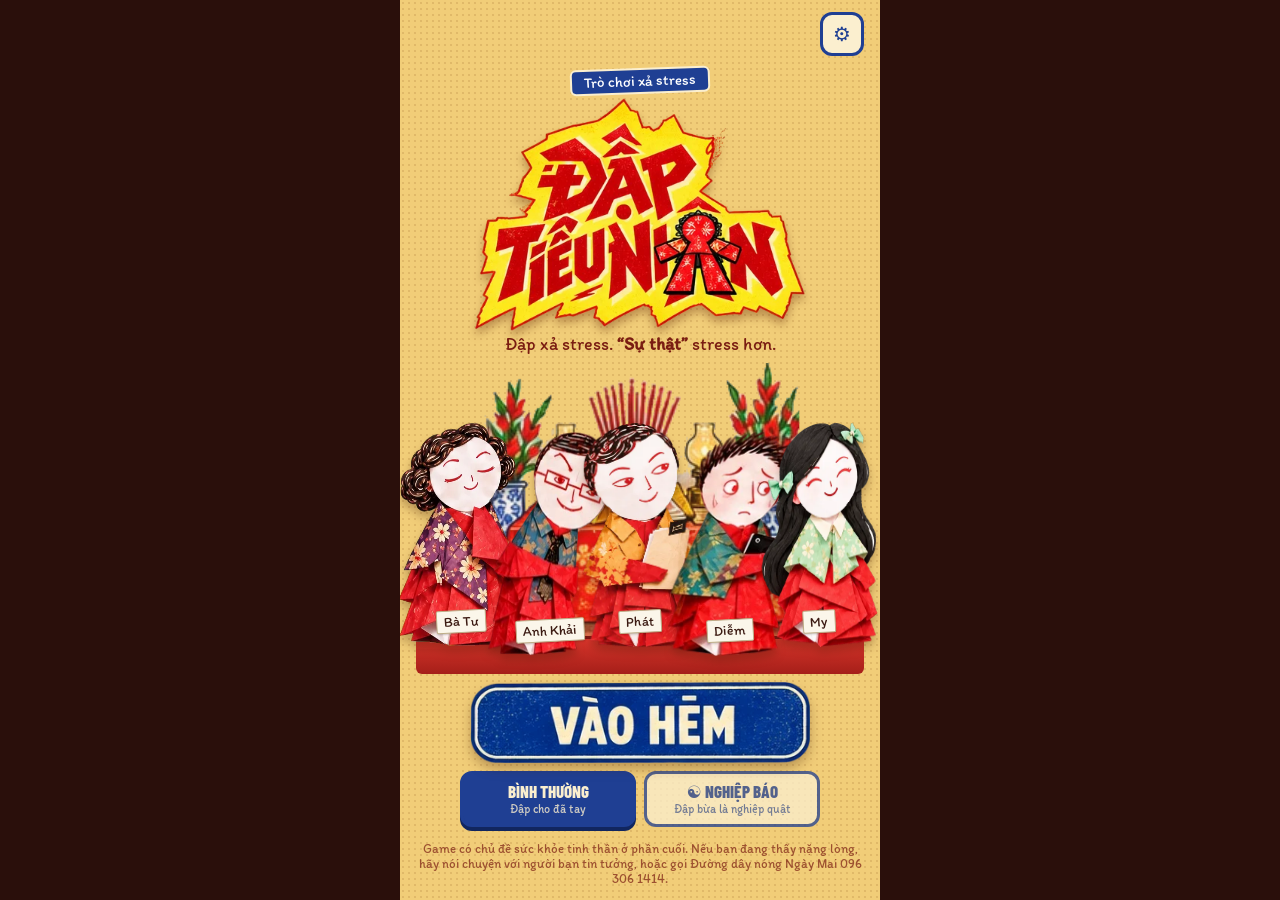
<file: index.html>
<!DOCTYPE html>
<html lang="vi">
<head>
<meta charset="UTF-8">
<meta name="viewport" content="width=device-width, initial-scale=1, maximum-scale=1, user-scalable=no, viewport-fit=cover">
<meta name="theme-color" content="#8a1a14">
<meta name="color-scheme" content="only light">
<title>Đập Tiểu Nhân</title>
<meta name="description" content="Trò chơi xả stress với một câu chuyện dark. Hai chế độ: Bình thường và Nghiệp Báo.">
<link rel="icon" href="data:image/svg+xml,%3Csvg xmlns='http://www.w3.org/2000/svg' viewBox='0 0 64 64'%3E%3Crect width='64' height='64' rx='12' fill='%23c8261f'/%3E%3Ccircle cx='32' cy='22' r='11' fill='%23fbf6ea'/%3E%3Cpath d='M18 56 L24 34 H40 L46 56Z' fill='%23fbf6ea'/%3E%3C/svg%3E">
<link rel="stylesheet" href="fonts/fonts.css?v=h23">
<link rel="stylesheet" href="css/style.css?v=h23">
<link rel="stylesheet" href="css/theme.css?v=h23">
<link rel="stylesheet" href="css/round.css?v=h23">
<link rel="stylesheet" href="css/play.css?v=h23">
<link rel="stylesheet" href="css/hard.css?v=h23">
</head>
<body>
<div id="app"></div>
<div id="toast" role="status" aria-live="polite"></div>
<script src="js/story.js?v=h23"></script>
<script src="js/art.js?v=h23"></script>
<script src="js/audio.js?v=h23"></script>
<script src="js/config.js?v=h23"></script>
<script src="js/telemetry.js?v=h23"></script>
<script src="js/state.js?v=h23"></script>
<script src="js/round.js?v=h23"></script>
<script src="js/app.js?v=h23"></script>
</body>
</html>
</file>
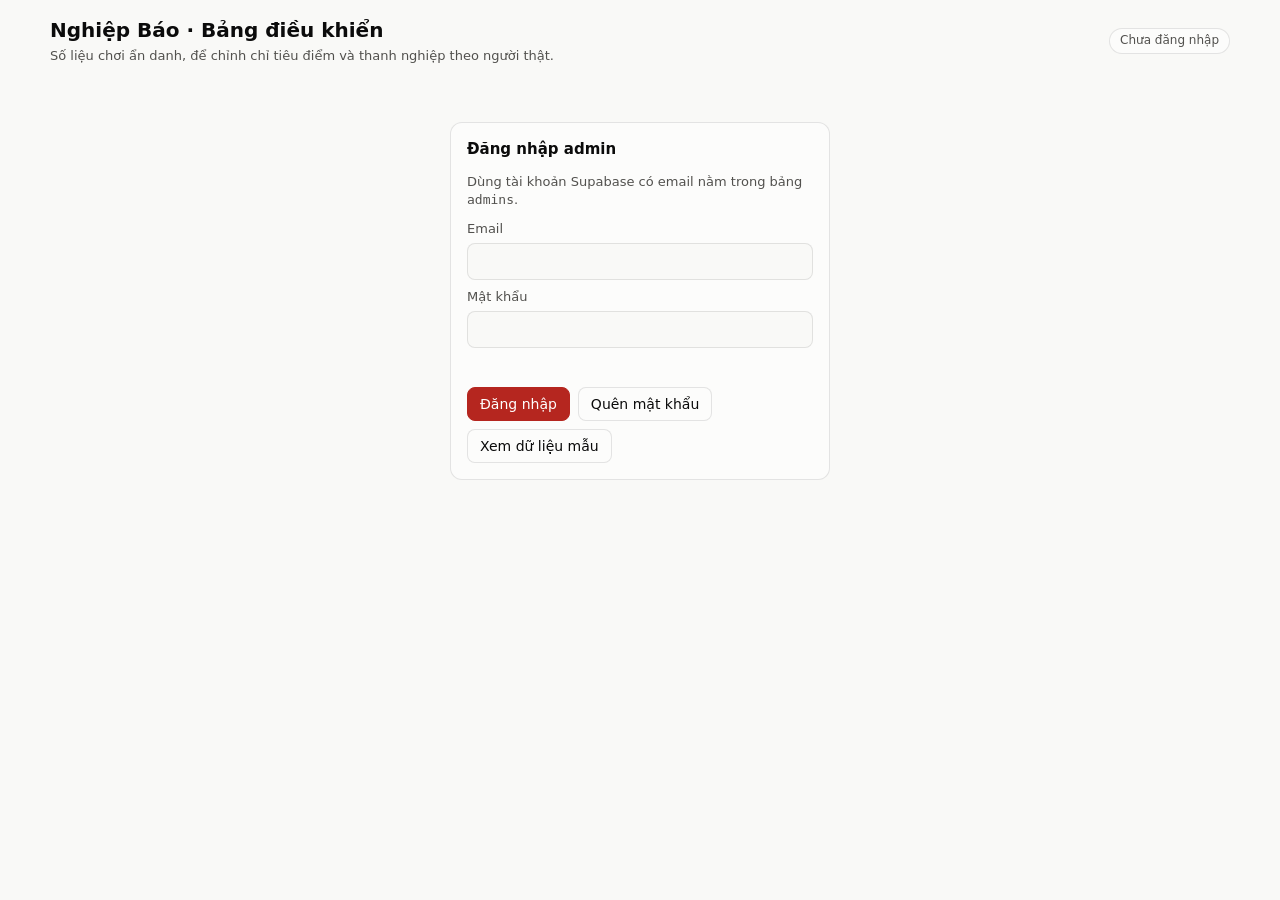
<file: admin/index.html>
<!DOCTYPE html>
<html lang="vi">
<head>
<meta charset="UTF-8">
<meta name="viewport" content="width=device-width, initial-scale=1, viewport-fit=cover">
<meta name="robots" content="noindex, nofollow">
<title>Nghiệp Báo · Bảng điều khiển</title>
<style>
/* Bảng điều khiển cân bằng độ khó: tiêu đề + bộ lọc một hàng, ô số tổng quan, rồi các khối biểu đồ xếp lưới 2 cột (1 cột trên điện thoại). */
:root {
  color-scheme: light;
  --page: #f9f9f7; --surface: #fcfcfb; --ink: #0b0b0b; --ink-2: #52514e; --muted: #898781;
  --grid: #e1e0d9; --axis: #c3c2b7; --ring: rgba(11, 11, 11, .10);
  --accent: #b5261f;                     /* đỏ giấy của game, chỉ dùng cho điểm nhấn giao diện */
  --s1: #2a78d6; --s2: #eb6834; --s3: #1baf7a;   /* chuỗi phân loại 1–3: xanh, cam, xanh ngọc (thứ tự cố định) */
  --q1: #cde2fb; --q2: #9ec5f4; --q3: #6da7ec; --q4: #3987e5; --q5: #256abf; --q6: #184f95;  /* thang tuần tự xanh */
  --good: #0ca30c; --warn: #fab219; --bad: #d03b3b; --good-ink: #006300;
  --font: system-ui, -apple-system, "Segoe UI", Roboto, sans-serif;
}
@media (prefers-color-scheme: dark) {
  :root:not([data-theme="light"]) {
    color-scheme: dark;
    --page: #0d0d0d; --surface: #1a1a19; --ink: #ffffff; --ink-2: #c3c2b7; --muted: #898781;
    --grid: #2c2c2a; --axis: #383835; --ring: rgba(255, 255, 255, .10);
    --accent: #e66767; --s1: #3987e5; --s2: #d95926; --s3: #199e70;
    --q1: #104281; --q2: #184f95; --q3: #1c5cab; --q4: #2a78d6; --q5: #5598e7; --q6: #86b6ef;
    --good-ink: #0ca30c;
  }
}
:root[data-theme="dark"] {
  color-scheme: dark;
  --page: #0d0d0d; --surface: #1a1a19; --ink: #ffffff; --ink-2: #c3c2b7; --muted: #898781;
  --grid: #2c2c2a; --axis: #383835; --ring: rgba(255, 255, 255, .10);
  --accent: #e66767; --s1: #3987e5; --s2: #d95926; --s3: #199e70;
  --q1: #104281; --q2: #184f95; --q3: #1c5cab; --q4: #2a78d6; --q5: #5598e7; --q6: #86b6ef;
  --good-ink: #0ca30c;
}
* { box-sizing: border-box; }
html, body { margin: 0; }
body { background: var(--page); color: var(--ink); font: 14px/1.45 var(--font); padding: max(16px, env(safe-area-inset-top)) 16px max(24px, env(safe-area-inset-bottom)); }
.wrap { max-width: 1180px; margin: 0 auto; display: flex; flex-direction: column; gap: 16px; }
h1 { font-size: 20px; margin: 0; text-wrap: balance; }
h2 { font-size: 15px; margin: 0; }
.sub { color: var(--ink-2); margin: 2px 0 0; font-size: 13px; }
.muted { color: var(--muted); }
button, select, input { font: inherit; color: inherit; }
button { cursor: pointer; }
:focus-visible { outline: 2px solid var(--s1); outline-offset: 2px; }

header { display: flex; flex-wrap: wrap; align-items: center; gap: 12px; }
header .grow { flex: 1; min-width: 200px; }
.chip { display: inline-flex; align-items: center; gap: 6px; padding: 3px 10px; border-radius: 999px; border: 1px solid var(--ring); background: var(--surface); font-size: 12px; color: var(--ink-2); white-space: nowrap; }
.chip.demo { border-color: var(--warn); color: var(--ink); }
.chip.demo::before { content: ''; width: 8px; height: 8px; border-radius: 50%; background: var(--warn); }
.btn { border: 1px solid var(--ring); background: var(--surface); border-radius: 8px; padding: 6px 12px; }
.btn.primary { background: var(--accent); border-color: var(--accent); color: #fff; }

.filters { display: flex; flex-wrap: wrap; gap: 8px; align-items: center; }
.seg { display: inline-flex; border: 1px solid var(--ring); border-radius: 8px; overflow: hidden; background: var(--surface); }
.seg button { border: 0; background: none; padding: 6px 12px; border-right: 1px solid var(--ring); }
.seg button:last-child { border-right: 0; }
.seg button[aria-pressed="true"] { background: var(--ink); color: var(--surface); }
select { border: 1px solid var(--ring); background: var(--surface); border-radius: 8px; padding: 6px 8px; }

.card { background: var(--surface); border: 1px solid var(--ring); border-radius: 12px; padding: 16px; min-width: 0; }
.card header { margin-bottom: 12px; gap: 8px; }
.tiles { display: grid; grid-template-columns: repeat(auto-fit, minmax(150px, 1fr)); gap: 12px; }
.tile { background: var(--surface); border: 1px solid var(--ring); border-radius: 12px; padding: 12px 14px; }
.tile .label { color: var(--ink-2); font-size: 13px; }
.tile .value { font-size: 26px; font-weight: 650; margin-top: 2px; }
.tile .note { font-size: 12px; color: var(--muted); }
.tile.hero .value { font-size: 40px; }
.grid2 { display: grid; grid-template-columns: repeat(2, minmax(0, 1fr)); gap: 16px; }
@media (max-width: 860px) { .grid2 { grid-template-columns: minmax(0, 1fr); } }

/* bảng nhiệt độ khó */
.heat { width: 100%; border-collapse: separate; border-spacing: 2px; font-variant-numeric: tabular-nums; }
.heat th { font-weight: 600; color: var(--ink-2); text-align: left; padding: 4px 6px; font-size: 13px; }
.heat thead th { text-align: center; }
.heat td { border-radius: 6px; padding: 8px 6px; text-align: center; min-width: 76px; }
.heat td b { display: block; font-size: 17px; }
.heat td small { font-size: 11px; opacity: .85; }
.heat td.empty { background: var(--grid); color: var(--muted); }
.heat tr.target td { background: none; border: 1px dashed var(--axis); color: var(--ink-2); padding: 4px 6px; }
.status { display: inline-flex; align-items: center; gap: 4px; font-size: 12px; font-weight: 600; white-space: nowrap; }
.status i { font-style: normal; display: inline-grid; place-items: center; width: 16px; height: 16px; border-radius: 50%; color: #fff; font-size: 11px; }
.status.ok i { background: var(--good); } .status.easy i { background: var(--warn); color: #3a2a00; } .status.hard i { background: var(--bad); }
.legend { display: flex; flex-wrap: wrap; gap: 12px; font-size: 12px; color: var(--ink-2); margin-top: 8px; align-items: center; }
.legend .sw { display: inline-block; width: 10px; height: 10px; border-radius: 3px; margin-right: 4px; vertical-align: -1px; }
.ramp { display: inline-flex; gap: 2px; }
.ramp span { width: 18px; height: 10px; border-radius: 2px; }

/* biểu đồ SVG */
.chart { width: 100%; height: auto; display: block; overflow: visible; }
.chart text { fill: var(--muted); font: 11px var(--font); font-variant-numeric: tabular-nums; }
.chart text.ink { fill: var(--ink-2); font-size: 12px; }
.chart text.val { fill: var(--ink); font-size: 12px; font-weight: 600; }
.chart .gridl { stroke: var(--grid); stroke-width: 1; }
.chart .base { stroke: var(--axis); stroke-width: 1; }
.chart .quota { stroke: var(--ink); stroke-width: 1.5; }
.chart .hit { fill: transparent; }
.chart [data-tip]:hover .bar, .chart .hit:hover + .bar { opacity: .82; }
.multiples { display: grid; grid-template-columns: repeat(3, minmax(0, 1fr)); gap: 12px; }
@media (max-width: 640px) { .multiples { grid-template-columns: minmax(0, 1fr); } }
.multiples h3 { margin: 0 0 4px; font-size: 13px; font-weight: 600; color: var(--ink-2); }

/* thanh ngang & xếp chồng (HTML) */
.hb, .sb { display: flex; flex-direction: column; gap: 8px; }
.hb-row, .sb-row { display: grid; grid-template-columns: minmax(96px, 34%) minmax(0, 1fr); align-items: center; gap: 10px; }
.hb-label { color: var(--ink-2); font-size: 13px; text-align: right; overflow-wrap: anywhere; }
.hb-track { display: flex; align-items: center; gap: 6px; min-width: 0; border-left: 1px solid var(--axis); padding: 2px 0; }
.hb-bar { height: 18px; min-width: 2px; border-radius: 0 4px 4px 0; flex: none; max-width: calc(100% - 48px); }
.hb-val { font-weight: 600; font-size: 13px; font-variant-numeric: tabular-nums; white-space: nowrap; }
.sb-track { display: flex; gap: 2px; height: 22px; min-width: 0; }
.sb-seg { display: flex; align-items: center; padding-left: 6px; font-size: 12px; font-weight: 600; min-width: 2px; overflow: hidden; white-space: nowrap; }
.sb-seg:first-child { border-radius: 4px 0 0 4px; } .sb-seg:last-child { border-radius: 0 4px 4px 0; } .sb-seg:only-child { border-radius: 4px; }
.hb-row:hover .hb-bar, .sb-seg:hover { opacity: .85; }
table.list { width: 100%; border-collapse: collapse; font-variant-numeric: tabular-nums; }
table.list th, table.list td { text-align: left; padding: 6px 8px; border-bottom: 1px solid var(--grid); white-space: nowrap; }
table.list th { color: var(--ink-2); font-weight: 600; font-size: 12px; }
.scroll { overflow-x: auto; }

#tip { position: fixed; z-index: 10; pointer-events: none; background: var(--ink); color: var(--surface); border-radius: 8px; padding: 6px 10px; font-size: 12px; max-width: 260px; display: none; box-shadow: 0 4px 14px rgba(0, 0, 0, .2); }

/* đăng nhập */
.login { max-width: 380px; margin: 40px auto; display: flex; flex-direction: column; gap: 10px; }
.login input { border: 1px solid var(--ring); background: var(--page); border-radius: 8px; padding: 8px 10px; width: 100%; }
.login label { display: flex; flex-direction: column; gap: 4px; color: var(--ink-2); font-size: 13px; }
.err { color: var(--bad); font-size: 13px; min-height: 1em; }
.empty-state { text-align: center; padding: 28px 12px; color: var(--ink-2); }
[hidden] { display: none !important; }
@media (prefers-reduced-motion: reduce) { * { transition: none !important; } }
</style>
</head>
<body>
<div class="wrap">
  <header>
    <div class="grow">
      <h1>Nghiệp Báo · Bảng điều khiển</h1>
      <p class="sub">Số liệu chơi ẩn danh, để chỉnh chỉ tiêu điểm và thanh nghiệp theo người thật.</p>
    </div>
    <span class="chip" id="source">Chưa tải</span>
    <button class="btn" id="logout" hidden>Đăng xuất</button>
  </header>

  <section class="card login" id="loginBox" hidden>
    <h2>Đăng nhập admin</h2>
    <p class="sub" id="loginNote">Dùng tài khoản Supabase có email nằm trong bảng <code>admins</code>.</p>
    <form id="loginForm">
      <label>Email <input id="email" type="email" autocomplete="username" required></label>
      <label style="margin-top:8px">Mật khẩu <input id="password" type="password" autocomplete="current-password" required></label>
      <p class="err" id="loginErr" role="alert"></p>
      <div style="display:flex;gap:8px;flex-wrap:wrap">
        <button class="btn primary" type="submit" id="loginBtn">Đăng nhập</button>
        <button class="btn" type="button" id="forgotBtn">Quên mật khẩu</button>
        <button class="btn" type="button" id="demoBtn">Xem dữ liệu mẫu</button>
      </div>
    </form>
  </section>

  <!-- mở từ link mời / đặt lại mật khẩu trong email của Supabase -->
  <section class="card login" id="pwBox" hidden>
    <h2>Đặt mật khẩu admin</h2>
    <p class="sub">Bạn mở trang này từ email của Supabase. Đặt mật khẩu để đăng nhập dashboard lần sau.</p>
    <form id="pwForm">
      <label>Mật khẩu mới (ít nhất 8 ký tự) <input id="pw1" type="password" autocomplete="new-password" minlength="8" required></label>
      <label style="margin-top:8px">Nhập lại <input id="pw2" type="password" autocomplete="new-password" minlength="8" required></label>
      <p class="err" id="pwErr" role="alert"></p>
      <button class="btn primary" type="submit" id="pwBtn">Lưu mật khẩu</button>
    </form>
  </section>

  <main id="dash" hidden style="display:flex;flex-direction:column;gap:16px">
    <div class="filters">
      <div class="seg" role="group" aria-label="Khoảng thời gian" id="range">
        <button data-r="1" aria-pressed="false">24 giờ</button>
        <button data-r="7" aria-pressed="true">7 ngày</button>
        <button data-r="30" aria-pressed="false">30 ngày</button>
        <button data-r="0" aria-pressed="false">Tất cả</button>
      </div>
      <select id="ver" aria-label="Phiên bản game"><option value="">Mọi phiên bản</option></select>
      <button class="btn" id="refresh">Tải lại</button>
      <span class="muted" id="stamp"></span>
    </div>

    <div class="tiles" id="tiles"></div>

    <section class="card">
      <header><div class="grow"><h2>Độ khó theo hình nhân và lượt</h2>
        <p class="sub">Tỉ lệ lượt đạt chỉ tiêu (không bị nghiệp quật). Mục tiêu lấy từ mô phỏng người chơi khá: 80% / 50% / 20%.</p></div></header>
      <div class="scroll"><table class="heat" id="heat"></table></div>
      <div class="legend"><span>Tỉ lệ đạt</span><span class="ramp"><span style="background:var(--q1)"></span><span style="background:var(--q2)"></span><span style="background:var(--q3)"></span><span style="background:var(--q4)"></span><span style="background:var(--q5)"></span><span style="background:var(--q6)"></span></span><span>0% → 100%</span><span>· ô xám: chưa có lượt</span></div>
    </section>

    <section class="card">
      <header><div class="grow"><h2>Phân bố điểm</h2><p class="sub">Số lượt theo khoảng điểm, vạch đen là chỉ tiêu của lượt đó. Lượt bị nghiệp quật không tính.</p></div></header>
      <div class="multiples" id="hists"></div>
    </section>

    <div class="grid2">
      <section class="card">
        <header><div class="grow"><h2>Người chơi đi tới đâu</h2><p class="sub">Phần trăm người chơi đã từng tới mỗi mốc.</p></div></header>
        <div id="funnel"></div>
      </section>
      <section class="card">
        <header><div class="grow"><h2>Lời thì thầm</h2><p class="sub">Nghe trọn hay cắt ngang, theo lượt của hình nhân.</p></div></header>
        <div id="whisper"></div>
        <div class="legend"><span><i class="sw" style="background:var(--s1)"></i>Nghe trọn</span><span><i class="sw" style="background:var(--s2)"></i>Cắt ngang</span></div>
      </section>
    </div>

    <div class="grid2">
      <section class="card">
        <header><div class="grow"><h2>Lý do thua lượt</h2><p class="sub">Trong các lượt có chỉ tiêu (lượt 1–3).</p></div></header>
        <div id="lose"></div>
        <div class="legend"><span><i class="sw" style="background:var(--s1)"></i>Đạt</span><span><i class="sw" style="background:var(--s2)"></i>Thiếu điểm</span><span><i class="sw" style="background:var(--s3)"></i>Nghiệp quật</span></div>
      </section>
      <section class="card">
        <header><div class="grow"><h2>Kết thúc đã mở</h2><p class="sub">Số người chơi mở được mỗi kết thúc.</p></div></header>
        <div id="endings"></div>
      </section>
    </div>

    <section class="card">
      <header><div class="grow"><h2>Phiên gần đây</h2><p class="sub">Mỗi dòng là một lần mở game. Mã người chơi là mã ngẫu nhiên.</p></div></header>
      <div class="scroll"><table class="list" id="recent"></table></div>
    </section>
  </main>
  <p class="empty-state" id="empty" hidden></p>
</div>
<div id="tip" role="tooltip"></div>

<script src="../js/config.js"></script>
<script>
(() => {
  const $ = s => document.querySelector(s);
  const CFG = window.DTN_TELEMETRY || {};
  const BASE = (CFG.url || '').replace(/\/$/, '');
  const DOLLS = [['batam', 'Bà Tư'], ['sep', 'Anh Khải'], ['dongnghiep', 'Phát'], ['nguoiquen', 'Diễm'], ['traxanh', 'My']];
  const QUOTA = [2000, 2200, 2300], TARGET = [.8, .5, .2];
  const STAGES = [
    ['open', 'Mở game'], ['intro', 'Qua phần mở đầu'], ['play', 'Đập lượt đầu'], ['frag', 'Mở mảnh ký ức đầu'],
    ['s05', 'Thấy tờ báo'], ['s06', 'Lục thùng rác'], ['s07', 'Tới cảnh lật mặt'], ['end', 'Mở một kết thúc']
  ];
  const ENDS = [['A', 'Hẻm không tên'], ['B', 'Im tiếng'], ['H', 'Về nhà (ẩn)']];
  const nf = new Intl.NumberFormat('vi-VN');
  const pct = (a, b) => b ? Math.round(a / b * 100) : null;
  const esc = s => String(s).replace(/[&<>"]/g, c => ({ '&': '&amp;', '<': '&lt;', '>': '&gt;', '"': '&quot;' }[c]));
  const store = { get: k => { try { return sessionStorage.getItem(k); } catch (e) { return null; } }, set: (k, v) => { try { v == null ? sessionStorage.removeItem(k) : sessionStorage.setItem(k, v); } catch (e) { /* */ } } };

  let ALL = [], mode = '', range = 7, ver = '';

  /* ---------- nguồn dữ liệu ---------- */
  async function login(email, password) {
    const r = await fetch(BASE + '/auth/v1/token?grant_type=password', { method: 'POST', headers: { apikey: CFG.anonKey, 'Content-Type': 'application/json' }, body: JSON.stringify({ email, password }) });
    const j = await r.json().catch(() => ({}));
    if (!r.ok || !j.access_token) throw new Error(j.error_description || j.msg || 'Sai email hoặc mật khẩu.');
    store.set('dtn-admin-token', j.access_token);
  }
  async function fetchEvents() {
    const tok = store.get('dtn-admin-token'); if (!tok) throw Object.assign(new Error('Chưa đăng nhập'), { auth: true });
    const out = [], since = new Date(Date.now() - 90 * 864e5).toISOString(); // giữ tối đa 90 ngày trong trang, lọc tiếp ở dưới
    for (let off = 0; off < 50000; off += 1000) {
      const u = `${BASE}/rest/v1/events?select=player,session,ev,data,app,created_at&created_at=gte.${encodeURIComponent(since)}&order=id.asc&limit=1000&offset=${off}`;
      const r = await fetch(u, { headers: { apikey: CFG.anonKey, Authorization: 'Bearer ' + tok } });
      if (r.status === 401) throw Object.assign(new Error('Phiên đăng nhập đã hết hạn.'), { auth: true });
      if (!r.ok) throw new Error('Không tải được số liệu (' + r.status + ').');
      const rows = await r.json(); out.push(...rows);
      if (rows.length < 1000) break;
    }
    return out;
  }

  // dữ liệu mẫu: người chơi ảo đi theo truyện, tỉ lệ qua chỉ tiêu dao động quanh mục tiêu. Chỉ để xem trước giao diện.
  function demoEvents() {
    let seed = 7; const rand = () => (seed = (seed * 16807) % 2147483647) / 2147483647;
    const ev = [], now = Date.now(), apps = ['nghiepbao-0.3', 'nghiepbao-0.2'];
    for (let p = 0; p < 140; p++) {
      const player = 'd' + Math.floor(rand() * 0xfffffff).toString(16).padStart(7, '0') + '-demo', skill = rand() * 1.2 - .25, app = apps[rand() < .8 ? 0 : 1];
      let t = now - rand() * 20 * 864e5, s = 1;
      const push = (e, data = {}) => { ev.push({ player, session: s, ev: e, data, app, created_at: new Date(t).toISOString() }); t += 20000 + rand() * 60000; };
      push('session_start');
      if (rand() < .18) push('intro_skip', { at: Math.floor(rand() * 4) }); else push('scene', { id: 'intro' });
      if (rand() < .12) continue;
      const rounds = {}; let total = 0, quitAt = 6 + rand() * 40 + skill * 20;
      for (let step = 0; step < 60 && total < quitAt; step++) {
        const open = DOLLS.filter(([id]) => (rounds[id] || 0) < 3); if (!open.length) break;
        const [id] = total === 0 ? DOLLS[0] : open[Math.floor(rand() * open.length)];
        const r = rounds[id] || 0, diffBias = { batam: .05, sep: 0, dongnghiep: -.08, nguoiquen: .02, traxanh: -.03 }[id];
        push('round_start', { doll: id, n: r + 1 });
        const passP = Math.max(.02, Math.min(.98, [.82, .52, .24][r] + skill * .45 + diffBias));
        const burst = rand() < Math.max(0, [.03, .12, .22][r] - skill * .2);
        const passed = !burst && rand() < passP;
        const q = QUOTA[r], score = Math.max(200, Math.round((passed ? q + rand() * 1300 : q - 120 - rand() * 900) / 10) * 10);
        for (let i = 0; i < 2; i++) push('whisper', { doll: id, key: `${id}-${r}-${i}`, res: rand() < .45 + r * .15 + skill * .2 ? 'heard' : 'cut' });
        push('round_end', { doll: id, n: r + 1, score: burst ? Math.round(score * .4) : score, quota: q, passed, reason: burst ? 'karma' : 'time', karmaMax: burst ? 100 : Math.round(rand() * 70), heardN: Math.floor(rand() * 3), cut: Math.floor(rand() * 2), hits: Math.round(score / 15), misses: Math.floor(rand() * 30) });
        if (passed) { rounds[id] = r + 1; total++; if (total === 5) push('scene', { id: 's05' }); if (total === 8) push('scene', { id: 's06' }); }
        if (rand() < .08) { s++; push('session_start'); }
      }
      if (DOLLS.every(([id]) => rounds[id] >= 3)) { push('scene', { id: 's07' }); push('ending', { id: rand() < .5 ? 'A' : rand() < .6 ? 'B' : 'H' }); }
    }
    return ev;
  }

  /* ---------- tính toán ---------- */
  function filtered() {
    const since = range ? Date.now() - range * 864e5 : 0;
    return ALL.filter(e => (!since || Date.parse(e.created_at) >= since) && (!ver || e.app === ver));
  }
  function compute(E) {
    const players = new Set(), sessions = new Set(), byPlayer = new Map();
    const rounds = [], whispers = [[0, 0], [0, 0], [0, 0]], ends = { A: new Set(), B: new Set(), H: new Set() };
    for (const e of E) {
      players.add(e.player); sessions.add(e.player + '#' + e.session);
      let st = byPlayer.get(e.player); if (!st) byPlayer.set(e.player, st = new Set());
      const d = e.data || {};
      if (e.ev === 'session_start') st.add('open');
      if (e.ev === 'intro_skip' || (e.ev === 'scene' && d.id === 'intro')) st.add('intro');
      if (e.ev === 'round_start') st.add('play');
      if (e.ev === 'scene' && ['s05', 's06', 's07'].includes(d.id)) st.add(d.id);
      if (e.ev === 'ending' && ends[d.id]) { st.add('end'); ends[d.id].add(e.player); }
      if (e.ev === 'round_end') { rounds.push({ ...d, player: e.player, session: e.session, at: e.created_at }); if (d.passed && d.n <= 3) st.add('frag'); }
      if (e.ev === 'whisper' && typeof d.key === 'string') { const r = +d.key.split('-')[1]; if (whispers[r]) whispers[r][d.res === 'heard' ? 0 : 1]++; }
    }
    // mốc sau ngầm hiểu đã qua mốc trước (người chơi cũ có thể thiếu sự kiện mở đầu)
    for (const st of byPlayer.values()) for (let i = STAGES.length - 1; i > 0; i--) if (st.has(STAGES[i][0])) for (let j = 0; j < i; j++) st.add(STAGES[j][0]);
    const quotaRounds = rounds.filter(r => r.n >= 1 && r.n <= 3 && r.quota > 0); // chỉ lượt Nghiệp Báo có chỉ tiêu; chế độ Bình thường không tính vào độ khó
    return { players, sessions, byPlayer, rounds, quotaRounds, whispers, ends };
  }

  /* ---------- vẽ ---------- */
  const tip = $('#tip');
  document.addEventListener('pointermove', e => {
    const t = e.target.closest && e.target.closest('[data-tip]');
    if (!t) { tip.style.display = 'none'; return; }
    tip.innerHTML = t.getAttribute('data-tip'); tip.style.display = 'block';
    const w = tip.offsetWidth, h = tip.offsetHeight;
    tip.style.left = Math.min(innerWidth - w - 8, e.clientX + 12) + 'px'; tip.style.top = Math.max(8, e.clientY - h - 10) + 'px';
  });

  function tiles(C) {
    const q = C.quotaRounds, pass = q.filter(r => r.passed).length, burst = q.filter(r => r.reason === 'karma').length;
    const endN = new Set([...C.ends.A, ...C.ends.B, ...C.ends.H]).size;
    const list = [
      ['Tỉ lệ đạt chỉ tiêu', pct(pass, q.length), '%', `${nf.format(pass)} / ${nf.format(q.length)} lượt có chỉ tiêu`, true],
      ['Người chơi', C.players.size, '', `${nf.format(C.sessions.size)} phiên`],
      ['Lượt đập', C.rounds.length, '', C.players.size ? `${(C.rounds.length / C.players.size).toFixed(1)} lượt / người` : ''],
      ['Bị nghiệp quật', pct(burst, q.length), '%', `${nf.format(burst)} lượt`],
      ['Mở được kết thúc', endN, '', C.players.size ? `${pct(endN, C.players.size)}% người chơi` : '']
    ];
    $('#tiles').innerHTML = list.map(([l, v, u, n, hero]) => `<div class="tile${hero ? ' hero' : ''}"><div class="label">${l}</div><div class="value">${v == null ? '–' : nf.format(v) + u}</div><div class="note">${n || '&nbsp;'}</div></div>`).join('');
  }

  const RAMP = ['--q1', '--q2', '--q3', '--q4', '--q5', '--q6'];
  const cellColor = p => `var(${RAMP[Math.min(5, Math.floor(p / 100 * 6))]})`;
  const cellInk = p => Math.floor(p / 100 * 6) >= 3 ? '#fff' : 'var(--ink)';
  function statusOf(p, target) {
    if (p == null) return '';
    const d = p / 100 - target;
    return d > .15 ? `<span class="status easy"><i>↑</i>Quá dễ</span>` : d < -.15 ? `<span class="status hard"><i>↓</i>Quá khó</span>` : `<span class="status ok"><i>✓</i>Vừa</span>`;
  }
  function heat(C) {
    const cell = (rs, r) => {
      if (!rs.length) return `<td class="empty" data-tip="Chưa có lượt nào">–</td>`;
      const ok = rs.filter(x => x.passed).length, kb = rs.filter(x => x.reason === 'karma').length, p = pct(ok, rs.length);
      return `<td style="background:${cellColor(p)};color:${cellInk(p)}" data-tip="Lượt ${r + 1} · chỉ tiêu ${nf.format(QUOTA[r])}<br>${ok}/${rs.length} lượt đạt (${p}%)<br>Nghiệp quật: ${kb} lượt"><b>${p}%</b><small>${rs.length} lượt · quật ${pct(kb, rs.length)}%</small></td>`;
    };
    const rows = DOLLS.map(([id, name]) => `<tr><th scope="row">${name}</th>${[0, 1, 2].map(r => cell(C.quotaRounds.filter(x => x.doll === id && x.n === r + 1), r)).join('')}</tr>`).join('');
    const all = [0, 1, 2].map(r => C.quotaRounds.filter(x => x.n === r + 1));
    const allRow = `<tr><th scope="row">Tất cả</th>${all.map((rs, r) => cell(rs, r)).join('')}</tr>`;
    const target = `<tr class="target"><th scope="row">Mục tiêu</th>${TARGET.map((t, r) => { const rs = all[r], p = pct(rs.filter(x => x.passed).length, rs.length); return `<td>${Math.round(t * 100)}% ${statusOf(p, t)}</td>`; }).join('')}</tr>`;
    $('#heat').innerHTML = `<thead><tr><th></th>${QUOTA.map((q, r) => `<th scope="col">Lượt ${r + 1}<br><span class="muted" style="font-weight:400">chỉ tiêu ${nf.format(q)}</span></th>`).join('')}</tr></thead><tbody>${rows}${allRow}${target}</tbody>`;
  }

  // vạch chia tròn: 1, 2, 5 × 10^k
  function niceStep(maxV, ticks = 4) {
    const raw = Math.max(1, maxV) / ticks, mag = Math.pow(10, Math.floor(Math.log10(raw)));
    return [1, 2, 5, 10].map(m => m * mag).find(st => st >= raw);
  }
  // biểu đồ cột vẽ đúng bề rộng thật của khung (W), nên chữ luôn giữ cỡ 11px
  function histogram(rs, quota, W) {
    const H = 170, L = 34, B = 22, T = 16, R = 8, bin = 250, max = 5000;
    const n = Math.ceil(max / bin), counts = Array(n).fill(0);
    for (const r of rs) counts[Math.min(n - 1, Math.floor((r.score || 0) / bin))]++;
    const top = Math.max(...counts), step = niceStep(top), niceTop = Math.max(step, Math.ceil(top / step) * step);
    const x = v => L + (W - L - R) * v / max, y = c => H - B - (H - B - T) * c / niceTop, bw = (W - L - R) / n;
    let g = '';
    for (let v = 0; v <= niceTop; v += step) { const yy = y(v); g += `<line class="${v ? 'gridl' : 'base'}" x1="${L}" x2="${W - R}" y1="${yy}" y2="${yy}"/><text x="${L - 6}" y="${yy + 4}" text-anchor="end">${nf.format(v)}</text>`; }
    for (const v of [0, 1000, 2000, 3000, 4000, 5000]) g += `<text x="${x(v)}" y="${H - 6}" text-anchor="middle">${v ? v / 1000 + 'k' : '0'}</text>`;
    counts.forEach((c, i) => {
      if (!c) return;
      const w = Math.max(1, Math.min(24, bw - 2)), x0 = x(i * bin) + (bw - w) / 2, yy = y(c), h = H - B - yy, r = Math.min(4, h, w / 2);
      const path = `M${x0},${H - B} V${yy + r} Q${x0},${yy} ${x0 + r},${yy} H${x0 + w - r} Q${x0 + w},${yy} ${x0 + w},${yy + r} V${H - B} Z`;
      const last = i === n - 1 ? '+' : '–' + nf.format((i + 1) * bin - 1);
      g += `<g data-tip="${nf.format(i * bin)}${last} điểm: ${c} lượt"><rect class="hit" x="${x(i * bin)}" y="${T}" width="${bw}" height="${H - B - T}"/><path class="bar" d="${path}" fill="var(--s1)"/></g>`;
    });
    const qx = x(quota);
    g += `<line class="quota" x1="${qx}" x2="${qx}" y1="${T - 6}" y2="${H - B}"/><text class="ink" x="${qx + 4}" y="${T - 2}">chỉ tiêu ${nf.format(quota)}</text>`;
    return `<svg class="chart" width="${W}" height="${H}" viewBox="0 0 ${W} ${H}" role="img" aria-label="Phân bố điểm, chỉ tiêu ${quota}">${g}</svg>`;
  }
  let lastC = null;
  function hists(C) {
    lastC = C;
    const box = $('#hists'), cols = getComputedStyle(box).gridTemplateColumns.split(' ').length;
    const W = Math.max(220, Math.floor((box.clientWidth - 12 * (cols - 1)) / cols));
    box.innerHTML = [0, 1, 2].map(r => {
      const rs = C.quotaRounds.filter(x => x.n === r + 1 && x.reason !== 'karma'), ok = rs.filter(x => x.score >= QUOTA[r]).length;
      return `<div><h3>Lượt ${r + 1} · ${rs.length} lượt · ${pct(ok, rs.length) ?? '–'}% trên chỉ tiêu</h3>${rs.length ? histogram(rs, QUOTA[r], W) : '<p class="muted">Chưa có lượt.</p>'}</div>`;
    }).join('');
  }
  let rz = 0;
  addEventListener('resize', () => { clearTimeout(rz); rz = setTimeout(() => lastC && hists(lastC), 150); });

  // thanh ngang một chuỗi bằng HTML (chữ không co giãn theo khung): nhãn trái, giá trị ở đầu thanh
  function hbars(items, { color = 'var(--s1)', fmt = v => v, tipFn } = {}) {
    const max = Math.max(1, ...items.map(i => i.v));
    return `<div class="hb">${items.map(it => `<div class="hb-row" data-tip="${esc(tipFn ? tipFn(it) : it.label + ': ' + fmt(it.v))}">
      <span class="hb-label">${esc(it.label)}</span>
      <span class="hb-track"><span class="hb-bar" style="width:${(it.v / max * 100).toFixed(1)}%;background:${color}"></span><span class="hb-val">${fmt(it.v)}</span></span></div>`).join('')}</div>`;
  }
  function funnel(C) {
    const n = C.players.size;
    const items = STAGES.map(([k, label]) => { let c = 0; for (const st of C.byPlayer.values()) if (st.has(k)) c++; return { label, v: pct(c, n) ?? 0, c }; });
    $('#funnel').innerHTML = n ? hbars(items, { fmt: v => v + '%', tipFn: it => `${it.label}: ${it.c} / ${n} người chơi (${it.v}%)` }) : '<p class="muted">Chưa có người chơi.</p>';
  }
  function endings(C) {
    const items = ENDS.map(([k, label]) => ({ label, v: C.ends[k].size }));
    $('#endings').innerHTML = hbars(items, { fmt: v => nf.format(v), tipFn: it => `${it.label}: ${it.v} người chơi` });
  }

  // thanh xếp chồng 100% bằng HTML: các đoạn cách nhau 2px, nhãn % chỉ đặt trong đoạn đủ rộng
  function stack100(rows, colors, names, inks) {
    return `<div class="sb">${rows.map(rw => {
      const tot = rw.vals.reduce((a, b) => a + b, 0);
      if (!tot) return `<div class="sb-row"><span class="hb-label">${esc(rw.label)}</span><span class="muted">chưa có dữ liệu</span></div>`;
      return `<div class="sb-row"><span class="hb-label">${esc(rw.label)}</span><span class="sb-track">${rw.vals.map((v, i) => {
        if (!v) return '';
        const p = Math.round(v / tot * 100);
        return `<span class="sb-seg" style="flex:${v};background:${colors[i]};color:${inks[i]}" data-tip="${esc(rw.label)} · ${names[i]}: ${nf.format(v)} (${p}%)">${p >= 12 ? p + '%' : ''}</span>`;
      }).join('')}</span></div>`;
    }).join('')}</div>`;
  }
  function whisper(C) {
    $('#whisper').innerHTML = stack100(C.whispers.map((v, r) => ({ label: 'Lượt ' + (r + 1), vals: v })), ['var(--s1)', 'var(--s2)'], ['Nghe trọn', 'Cắt ngang'], ['#fff', '#fff']);
  }
  function lose(C) {
    const rows = [0, 1, 2].map(r => { const rs = C.quotaRounds.filter(x => x.n === r + 1); return { label: 'Lượt ' + (r + 1), vals: [rs.filter(x => x.passed).length, rs.filter(x => !x.passed && x.reason !== 'karma').length, rs.filter(x => x.reason === 'karma').length] }; });
    $('#lose').innerHTML = stack100(rows, ['var(--s1)', 'var(--s2)', 'var(--s3)'], ['Đạt', 'Thiếu điểm', 'Nghiệp quật'], ['#fff', '#fff', '#0b0b0b']);
  }
  function recent(C, E) {
    const sess = new Map();
    for (const e of E) {
      const k = e.player + '#' + e.session; let s = sess.get(k);
      if (!s) sess.set(k, s = { player: e.player, at: e.created_at, last: e.created_at, rounds: 0, pass: 0, best: 0, app: e.app });
      s.last = e.created_at;
      if (e.ev === 'round_end') { s.rounds++; if (e.data.passed) s.pass++; s.best = Math.max(s.best, e.data.score || 0); }
    }
    const rows = [...sess.values()].sort((a, b) => b.last.localeCompare(a.last)).slice(0, 25);
    const dt = s => new Date(s).toLocaleString('vi-VN', { day: '2-digit', month: '2-digit', hour: '2-digit', minute: '2-digit' });
    const dur = s => { const m = Math.round((Date.parse(s.last) - Date.parse(s.at)) / 60000); return m < 1 ? '<1 phút' : m + ' phút'; };
    $('#recent').innerHTML = `<thead><tr><th>Bắt đầu</th><th>Người chơi</th><th>Thời lượng</th><th>Lượt</th><th>Đạt</th><th>Điểm cao nhất</th><th>Phiên bản</th></tr></thead><tbody>` +
      (rows.map(s => `<tr><td>${dt(s.at)}</td><td>${esc(String(s.player).slice(0, 8))}</td><td>${dur(s)}</td><td>${s.rounds}</td><td>${s.pass}</td><td>${s.best ? nf.format(s.best) : '–'}</td><td>${esc(s.app || '')}</td></tr>`).join('') || `<tr><td colspan="7" class="muted">Chưa có phiên.</td></tr>`) + '</tbody>';
  }

  function render() {
    const E = filtered(), C = compute(E);
    $('#empty').hidden = !!E.length; $('#empty').textContent = E.length ? '' : 'Chưa có số liệu trong khoảng này. Khi có người chơi bản đã cấu hình, số liệu sẽ hiện ở đây.';
    tiles(C); heat(C); hists(C); funnel(C); whisper(C); lose(C); endings(C); recent(C, E);
  }

  /* ---------- điều khiển ---------- */
  function fillVersions() {
    const vs = [...new Set(ALL.map(e => e.app).filter(Boolean))].sort().reverse();
    $('#ver').innerHTML = '<option value="">Mọi phiên bản</option>' + vs.map(v => `<option${v === ver ? ' selected' : ''}>${esc(v)}</option>`).join('');
  }
  async function load() {
    $('#stamp').textContent = 'Đang tải…';
    try {
      ALL = mode === 'demo' ? demoEvents() : await fetchEvents();
      fillVersions(); render();
      $('#stamp').textContent = 'Cập nhật ' + new Date().toLocaleTimeString('vi-VN', { hour: '2-digit', minute: '2-digit' }) + ` · ${nf.format(ALL.length)} sự kiện`;
    } catch (e) {
      if (e.auth) { store.set('dtn-admin-token', null); return showLogin(e.message); }
      $('#stamp').textContent = e.message;
    }
  }
  function showDash(m) {
    mode = m; $('#loginBox').hidden = true; $('#dash').hidden = false;
    $('#logout').hidden = m !== 'live';
    const src = $('#source'); src.className = 'chip' + (m === 'demo' ? ' demo' : ''); src.textContent = m === 'demo' ? 'Dữ liệu mẫu, không phải người chơi thật' : 'Supabase · số liệu thật';
    load();
  }
  function showLogin(msg = '') {
    $('#dash').hidden = true; $('#loginBox').hidden = false; $('#logout').hidden = true;
    $('#source').className = 'chip'; $('#source').textContent = BASE ? 'Chưa đăng nhập' : 'Chưa cấu hình Supabase';
    $('#loginErr').textContent = msg;
    const can = !!(BASE && CFG.anonKey);
    $('#loginForm').querySelectorAll('input, #loginBtn').forEach(el => el.disabled = !can);
    if (!can) $('#loginNote').textContent = 'Chưa cấu hình: điền url và anonKey trong js/config.js (xem docs/ADMIN.md). Trong lúc chờ, bạn có thể xem dữ liệu mẫu.';
  }
  $('#loginForm').addEventListener('submit', async e => {
    e.preventDefault(); $('#loginErr').textContent = ''; $('#loginBtn').disabled = true;
    try { await login($('#email').value.trim(), $('#password').value); $('#password').value = ''; showDash('live'); }
    catch (err) { $('#loginErr').textContent = err.message; }
    $('#loginBtn').disabled = false;
  });
  $('#demoBtn').addEventListener('click', () => showDash('demo'));
  // quên mật khẩu: Supabase gửi email có link quay về đúng trang này
  $('#forgotBtn').addEventListener('click', async () => {
    const email = $('#email').value.trim();
    if (!email) { $('#loginErr').textContent = 'Nhập email trước rồi bấm Quên mật khẩu.'; return; }
    const r = await fetch(BASE + '/auth/v1/recover?redirect_to=' + encodeURIComponent(location.origin + location.pathname), { method: 'POST', headers: { apikey: CFG.anonKey, 'Content-Type': 'application/json' }, body: JSON.stringify({ email }) }).catch(() => null);
    $('#loginErr').textContent = r && r.ok ? 'Nếu email này là admin, thư đặt lại mật khẩu đã được gửi. Mở thư trên máy này.' : 'Không gửi được, thử lại sau ít phút.';
  });
  // link mời / đặt lại mật khẩu: #access_token=...&type=invite|recovery
  const hash = new URLSearchParams(location.hash.slice(1));
  if (hash.get('access_token') && /^(invite|recovery|signup|magiclink)$/.test(hash.get('type') || '')) {
    store.set('dtn-admin-token', hash.get('access_token'));
    history.replaceState(null, '', location.pathname); // xóa token khỏi thanh địa chỉ
    $('#loginBox').hidden = true; $('#pwBox').hidden = false;
    $('#pwForm').addEventListener('submit', async e => {
      e.preventDefault();
      const a = $('#pw1').value, b = $('#pw2').value;
      if (a !== b) { $('#pwErr').textContent = 'Hai mật khẩu không khớp.'; return; }
      $('#pwBtn').disabled = true;
      const r = await fetch(BASE + '/auth/v1/user', { method: 'PUT', headers: { apikey: CFG.anonKey, Authorization: 'Bearer ' + store.get('dtn-admin-token'), 'Content-Type': 'application/json' }, body: JSON.stringify({ password: a }) }).catch(() => null);
      $('#pwBtn').disabled = false;
      if (!r || !r.ok) { const j = r ? await r.json().catch(() => ({})) : {}; $('#pwErr').textContent = j.msg || j.error_description || 'Không lưu được. Link có thể đã hết hạn, hãy bấm Quên mật khẩu để nhận link mới.'; return; }
      $('#pw1').value = $('#pw2').value = '';
      $('#pwBox').hidden = true; showDash('live');
    });
  }
  $('#logout').addEventListener('click', () => { store.set('dtn-admin-token', null); showLogin('Đã đăng xuất.'); });
  $('#refresh').addEventListener('click', load);
  $('#ver').addEventListener('change', e => { ver = e.target.value; render(); });
  $('#range').addEventListener('click', e => {
    const b = e.target.closest('button'); if (!b) return;
    range = +b.dataset.r; $('#range').querySelectorAll('button').forEach(x => x.setAttribute('aria-pressed', String(x === b))); render();
  });

  if (!$('#pwBox').hidden) { /* đang đặt mật khẩu từ link trong email */ }
  else if (/[?&]demo\b/.test(location.search)) showDash('demo');
  else if (BASE && store.get('dtn-admin-token')) showDash('live');
  else showLogin();
})();
</script>
</body>
</html>
</file>
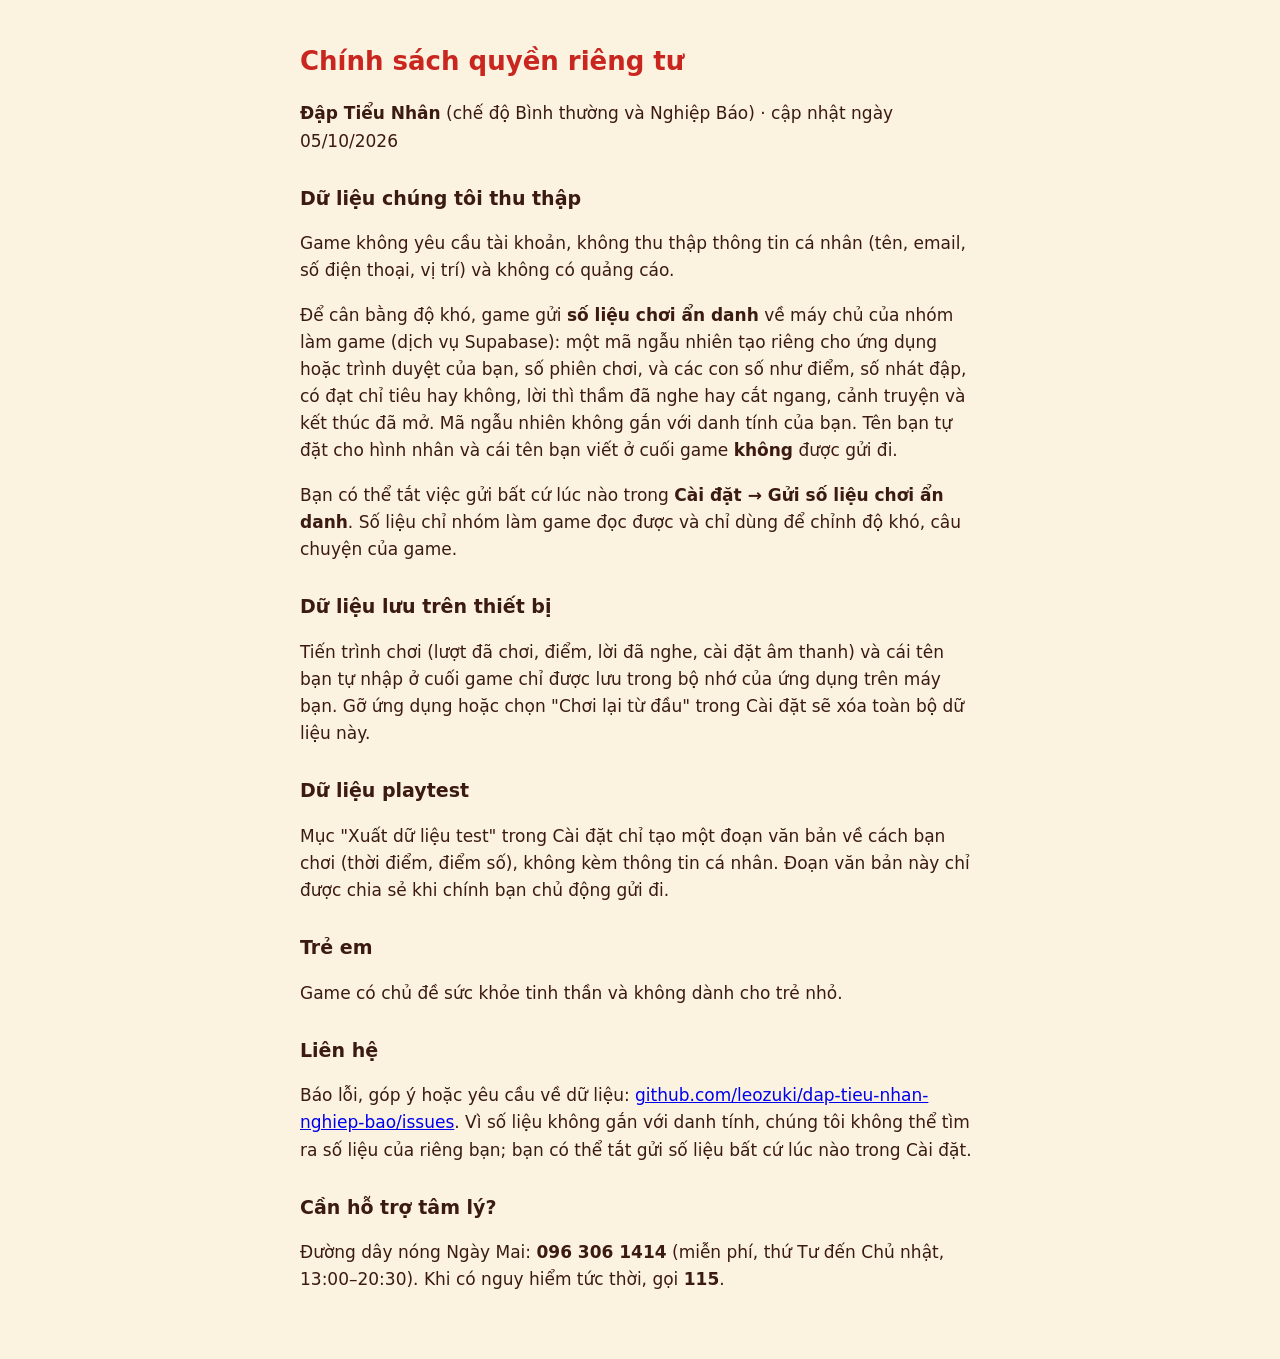
<file: privacy.html>
<!DOCTYPE html>
<html lang="vi">
<head>
<meta charset="UTF-8">
<meta name="viewport" content="width=device-width, initial-scale=1">
<title>Chính sách quyền riêng tư · Đập Tiểu Nhân</title>
<style>
  :root { --ink: #3b1a12; --red: #c8261f; --bg: #fbf3e0; }
  @media (prefers-color-scheme: dark) { :root:not([data-theme="light"]) { --ink: #f3e6cf; --red: #f5d36e; --bg: #1c0f0d; } }
  :root[data-theme="dark"] { --ink: #f3e6cf; --red: #f5d36e; --bg: #1c0f0d; }
  body { margin: 0; background: var(--bg); color: var(--ink); font: 17px/1.6 system-ui, sans-serif; }
  main { max-width: 680px; margin: 0 auto; padding: 24px 16px 48px; }
  h1 { color: var(--red); font-size: 26px; }
  h2 { font-size: 19px; margin-top: 28px; }
</style>
</head>
<body>
<main>
  <h1>Chính sách quyền riêng tư</h1>
  <p><b>Đập Tiểu Nhân</b> (chế độ Bình thường và Nghiệp Báo) · cập nhật ngày 05/10/2026</p>

  <h2>Dữ liệu chúng tôi thu thập</h2>
  <p>Game không yêu cầu tài khoản, không thu thập thông tin cá nhân (tên, email, số điện thoại, vị trí) và không có quảng cáo.</p>
  <p>Để cân bằng độ khó, game gửi <b>số liệu chơi ẩn danh</b> về máy chủ của nhóm làm game (dịch vụ Supabase): một mã ngẫu nhiên tạo riêng cho ứng dụng hoặc trình duyệt của bạn, số phiên chơi, và các con số như điểm, số nhát đập, có đạt chỉ tiêu hay không, lời thì thầm đã nghe hay cắt ngang, cảnh truyện và kết thúc đã mở. Mã ngẫu nhiên không gắn với danh tính của bạn. Tên bạn tự đặt cho hình nhân và cái tên bạn viết ở cuối game <b>không</b> được gửi đi.</p>
  <p>Bạn có thể tắt việc gửi bất cứ lúc nào trong <b>Cài đặt → Gửi số liệu chơi ẩn danh</b>. Số liệu chỉ nhóm làm game đọc được và chỉ dùng để chỉnh độ khó, câu chuyện của game.</p>

  <h2>Dữ liệu lưu trên thiết bị</h2>
  <p>Tiến trình chơi (lượt đã chơi, điểm, lời đã nghe, cài đặt âm thanh) và cái tên bạn tự nhập ở cuối game chỉ được lưu trong bộ nhớ của ứng dụng trên máy bạn. Gỡ ứng dụng hoặc chọn "Chơi lại từ đầu" trong Cài đặt sẽ xóa toàn bộ dữ liệu này.</p>

  <h2>Dữ liệu playtest</h2>
  <p>Mục "Xuất dữ liệu test" trong Cài đặt chỉ tạo một đoạn văn bản về cách bạn chơi (thời điểm, điểm số), không kèm thông tin cá nhân. Đoạn văn bản này chỉ được chia sẻ khi chính bạn chủ động gửi đi.</p>

  <h2>Trẻ em</h2>
  <p>Game có chủ đề sức khỏe tinh thần và không dành cho trẻ nhỏ.</p>

  <h2>Liên hệ</h2>
  <p>Báo lỗi, góp ý hoặc yêu cầu về dữ liệu: <a href="https://github.com/leozuki/dap-tieu-nhan-nghiep-bao/issues">github.com/leozuki/dap-tieu-nhan-nghiep-bao/issues</a>. Vì số liệu không gắn với danh tính, chúng tôi không thể tìm ra số liệu của riêng bạn; bạn có thể tắt gửi số liệu bất cứ lúc nào trong Cài đặt.</p>

  <h2>Cần hỗ trợ tâm lý?</h2>
  <p>Đường dây nóng Ngày Mai: <b>096 306 1414</b> (miễn phí, thứ Tư đến Chủ nhật, 13:00–20:30). Khi có nguy hiểm tức thời, gọi <b>115</b>.</p>
</main>
</body>
</html>
</file>
<file: fonts/fonts.css>
/* Font nhúng sẵn để chạy offline (SIL Open Font License 1.1): Barlow Condensed, Itim, Pangolin — tải từ Google Fonts. */
/* vietnamese */
@font-face {
  font-family: 'Barlow Condensed';
  font-style: normal;
  font-weight: 700;
  font-display: swap;
  src: url(BarlowCondensed-700-vietnamese.woff2) format('woff2');
  unicode-range: U+0102-0103, U+0110-0111, U+0128-0129, U+0168-0169, U+01A0-01A1, U+01AF-01B0, U+0300-0301, U+0303-0304, U+0308-0309, U+0323, U+0329, U+1EA0-1EF9, U+20AB;
}
/* latin-ext */
@font-face {
  font-family: 'Barlow Condensed';
  font-style: normal;
  font-weight: 700;
  font-display: swap;
  src: url(BarlowCondensed-700-latin-ext.woff2) format('woff2');
  unicode-range: U+0100-02BA, U+02BD-02C5, U+02C7-02CC, U+02CE-02D7, U+02DD-02FF, U+0304, U+0308, U+0329, U+1D00-1DBF, U+1E00-1E9F, U+1EF2-1EFF, U+2020, U+20A0-20AB, U+20AD-20C0, U+2113, U+2C60-2C7F, U+A720-A7FF;
}
/* latin */
@font-face {
  font-family: 'Barlow Condensed';
  font-style: normal;
  font-weight: 700;
  font-display: swap;
  src: url(BarlowCondensed-700-latin.woff2) format('woff2');
  unicode-range: U+0000-00FF, U+0131, U+0152-0153, U+02BB-02BC, U+02C6, U+02DA, U+02DC, U+0304, U+0308, U+0329, U+2000-206F, U+20AC, U+2122, U+2191, U+2193, U+2212, U+2215, U+FEFF, U+FFFD;
}
/* vietnamese */
@font-face {
  font-family: 'Barlow Condensed';
  font-style: normal;
  font-weight: 800;
  font-display: swap;
  src: url(BarlowCondensed-800-vietnamese.woff2) format('woff2');
  unicode-range: U+0102-0103, U+0110-0111, U+0128-0129, U+0168-0169, U+01A0-01A1, U+01AF-01B0, U+0300-0301, U+0303-0304, U+0308-0309, U+0323, U+0329, U+1EA0-1EF9, U+20AB;
}
/* latin-ext */
@font-face {
  font-family: 'Barlow Condensed';
  font-style: normal;
  font-weight: 800;
  font-display: swap;
  src: url(BarlowCondensed-800-latin-ext.woff2) format('woff2');
  unicode-range: U+0100-02BA, U+02BD-02C5, U+02C7-02CC, U+02CE-02D7, U+02DD-02FF, U+0304, U+0308, U+0329, U+1D00-1DBF, U+1E00-1E9F, U+1EF2-1EFF, U+2020, U+20A0-20AB, U+20AD-20C0, U+2113, U+2C60-2C7F, U+A720-A7FF;
}
/* latin */
@font-face {
  font-family: 'Barlow Condensed';
  font-style: normal;
  font-weight: 800;
  font-display: swap;
  src: url(BarlowCondensed-800-latin.woff2) format('woff2');
  unicode-range: U+0000-00FF, U+0131, U+0152-0153, U+02BB-02BC, U+02C6, U+02DA, U+02DC, U+0304, U+0308, U+0329, U+2000-206F, U+20AC, U+2122, U+2191, U+2193, U+2212, U+2215, U+FEFF, U+FFFD;
}
/* vietnamese */
@font-face {
  font-family: 'Itim';
  font-style: normal;
  font-weight: 400;
  font-display: swap;
  src: url(Itim-400-vietnamese.woff2) format('woff2');
  unicode-range: U+0102-0103, U+0110-0111, U+0128-0129, U+0168-0169, U+01A0-01A1, U+01AF-01B0, U+0300-0301, U+0303-0304, U+0308-0309, U+0323, U+0329, U+1EA0-1EF9, U+20AB;
}
/* latin-ext */
@font-face {
  font-family: 'Itim';
  font-style: normal;
  font-weight: 400;
  font-display: swap;
  src: url(Itim-400-latin-ext.woff2) format('woff2');
  unicode-range: U+0100-02BA, U+02BD-02C5, U+02C7-02CC, U+02CE-02D7, U+02DD-02FF, U+0304, U+0308, U+0329, U+1D00-1DBF, U+1E00-1E9F, U+1EF2-1EFF, U+2020, U+20A0-20AB, U+20AD-20C0, U+2113, U+2C60-2C7F, U+A720-A7FF;
}
/* latin */
@font-face {
  font-family: 'Itim';
  font-style: normal;
  font-weight: 400;
  font-display: swap;
  src: url(Itim-400-latin.woff2) format('woff2');
  unicode-range: U+0000-00FF, U+0131, U+0152-0153, U+02BB-02BC, U+02C6, U+02DA, U+02DC, U+0304, U+0308, U+0329, U+2000-206F, U+20AC, U+2122, U+2191, U+2193, U+2212, U+2215, U+FEFF, U+FFFD;
}
/* vietnamese */
@font-face {
  font-family: 'Pangolin';
  font-style: normal;
  font-weight: 400;
  font-display: swap;
  src: url(Pangolin-400-vietnamese.woff2) format('woff2');
  unicode-range: U+0102-0103, U+0110-0111, U+0128-0129, U+0168-0169, U+01A0-01A1, U+01AF-01B0, U+0300-0301, U+0303-0304, U+0308-0309, U+0323, U+0329, U+1EA0-1EF9, U+20AB;
}
/* latin-ext */
@font-face {
  font-family: 'Pangolin';
  font-style: normal;
  font-weight: 400;
  font-display: swap;
  src: url(Pangolin-400-latin-ext.woff2) format('woff2');
  unicode-range: U+0100-02BA, U+02BD-02C5, U+02C7-02CC, U+02CE-02D7, U+02DD-02FF, U+0304, U+0308, U+0329, U+1D00-1DBF, U+1E00-1E9F, U+1EF2-1EFF, U+2020, U+20A0-20AB, U+20AD-20C0, U+2113, U+2C60-2C7F, U+A720-A7FF;
}
/* latin */
@font-face {
  font-family: 'Pangolin';
  font-style: normal;
  font-weight: 400;
  font-display: swap;
  src: url(Pangolin-400-latin.woff2) format('woff2');
  unicode-range: U+0000-00FF, U+0131, U+0152-0153, U+02BB-02BC, U+02C6, U+02DA, U+02DC, U+0304, U+0308, U+0329, U+2000-206F, U+20AC, U+2122, U+2191, U+2193, U+2212, U+2215, U+FEFF, U+FFFD;
}
</file>
<file: css/style.css>
:root {
  --red: #c8261f; --red-d: #8a1a14; --gold: #f5d36e; --gold-d: #b98a22; --jade: #2f8f83;
  --paper: #fbf3e0; --paper-d: #eadbb8; --ink: #3b1a12; --night: #1c0f0d;
}
* { box-sizing: border-box; -webkit-tap-highlight-color: transparent; }
html, body { margin: 0; height: 100%; background: #2a0f0b; color: var(--ink); font-family: Itim, system-ui, sans-serif; overscroll-behavior: none; }
body { display: flex; justify-content: center; }
button { font-family: inherit; color: inherit; cursor: pointer; border: 0; background: none; }
#app { position: relative; width: 100%; max-width: 480px; height: 100dvh; overflow: hidden; background: var(--paper); user-select: none; -webkit-user-select: none; -webkit-touch-callout: none; }
#app.is-dark { background: var(--night); color: #f3e6cf; }
#app.is-dim { background: #e6dccb; }
#app.is-dawn { background: linear-gradient(#f7e3c4, #fbf3e0); }
.screen { position: absolute; inset: 0; display: flex; flex-direction: column; gap: 8px; padding: max(12px, env(safe-area-inset-top)) 16px max(14px, env(safe-area-inset-bottom)); overflow-y: auto; overflow-x: hidden; }
.ui-txt { font-family: Itim, system-ui, sans-serif; }
.hand { font-family: Pangolin, Itim, cursive; }
h2 { margin: 6px 0; font-size: 26px; color: var(--red); }
.is-dark h2 { color: #f5d36e; }
.center { text-align: center; }
.muted { opacity: .72; font-size: 14px; }
.row { display: flex; gap: 10px; align-items: center; }
.wrap { flex-wrap: wrap; }
.grow { flex: 1; }
.topbar { display: flex; align-items: center; gap: 8px; min-height: 44px; }
.icon-btn { width: 44px; height: 44px; border-radius: 12px; background: #fff8e6; border: 2px solid var(--paper-d); font-size: 20px; display: grid; place-items: center; flex: none; }
.is-dark .icon-btn { background: #3a2420; border-color: #5a3a30; color: #f3e6cf; }
.chip { display: inline-flex; align-items: center; gap: 4px; padding: 4px 10px; border-radius: 999px; background: #fff8e6; border: 2px solid var(--paper-d); font-size: 14px; white-space: nowrap; }
.chip.gold { background: var(--gold); border-color: var(--gold-d); color: var(--red-d); }
.card { background: #fffaf0; border: 3px solid var(--paper-d); border-radius: 16px; padding: 12px 14px; box-shadow: 0 4px 0 #dcc89c; }

/* ---------- nút ---------- */
.btn { display: inline-flex; align-items: center; justify-content: center; gap: 8px; padding: 12px 18px; border-radius: 14px; font-size: 19px; min-height: 48px;
  background: var(--red); color: #fff5d6; box-shadow: 0 5px 0 var(--red-d); transition: transform .08s; }
.btn:active { transform: translateY(4px); box-shadow: 0 1px 0 var(--red-d); }
.btn.big { font-size: 24px; padding: 14px 20px; width: 100%; }
.btn.gold { background: linear-gradient(#ffe38a, #f2b632); color: var(--red-d); box-shadow: 0 5px 0 var(--gold-d); }
.btn.ghost { background: var(--paper-d); color: var(--ink); box-shadow: 0 4px 0 #c9b489; }
.btn.dark { background: #3a2420; color: #f3e6cf; box-shadow: 0 5px 0 #1a0c0a; border: 2px solid #5a3a30; }
.pulse { animation: pulse 1.2s ease-in-out infinite; }
@keyframes pulse { 50% { transform: scale(1.04); } }

/* ---------- trang đầu ---------- */
.title-screen { background: radial-gradient(circle at 50% 30%, #fff1cf, #f3dfb6 70%); }
.logo { text-align: center; margin-top: 4px; }
.logo-sm { display: inline-block; background: var(--jade); color: #fff; padding: 2px 12px; border-radius: 6px; font-size: 15px; transform: rotate(-2deg); }
.logo h1 { margin: 6px 0 4px; font-size: 58px; line-height: .92; color: var(--red); text-shadow: 3px 4px 0 var(--gold), 5px 7px 0 rgba(138, 26, 20, .25); letter-spacing: 1px; }
.tag { font-size: 18px; }
.title-dolls { flex: 1; display: grid; grid-template-columns: repeat(4, 1fr); align-items: center; min-height: 150px; margin: 0 -10px; }
.title-dolls svg { width: 100%; height: 100%; max-height: 300px; }
.title-dolls > div { display: flex; align-items: flex-end; animation: bob 2.4s ease-in-out infinite; }
.title-dolls > div:nth-child(2) { animation-delay: -.6s; } .title-dolls > div:nth-child(3) { animation-delay: -1.2s; } .title-dolls > div:nth-child(4) { animation-delay: -1.8s; }
@keyframes bob { 50% { transform: translateY(-6px) rotate(1.5deg); } }
.note { font-size: 13px; opacity: .7; text-align: center; margin: 6px 0 0; }

/* ---------- hẻm ---------- */
.hub { padding: 0; }
.hub-stage { position: relative; flex: 1; min-height: 320px; overflow: hidden; }
.hub-stage.short { flex: none; height: 38vh; min-height: 220px; margin: -12px -16px 0; }
.hub-stage.short.tall { height: 52vh; }
.alley { position: absolute; inset: 0; width: 100%; height: 100%; }
.hub-table { position: absolute; left: 0; right: 0; bottom: 0; width: 100%; height: 100%; overflow: hidden; }
.hub-head { position: absolute; top: max(10px, env(safe-area-inset-top)); left: 12px; right: 12px; display: flex; gap: 6px; align-items: center; }
.pick { cursor: pointer; transition: transform .15s; }
.pick.locked { opacity: .55; }
.pick:hover .doll-body, .pick:active .doll-body { filter: brightness(1.1); }
.tap-obj { cursor: pointer; animation: glint 2s ease-in-out infinite; }
@keyframes glint { 50% { filter: drop-shadow(0 0 6px #fff3a0); } }
.hub-bottom { padding: 10px 16px max(14px, env(safe-area-inset-bottom)); display: flex; flex-direction: column; gap: 8px; background: var(--paper); }
.hint { margin: 0; text-align: center; font-size: 17px; }

/* ---------- hình nhân / mâm ---------- */
.sheet-doll { height: 32vh; min-height: 180px; display: flex; justify-content: center; }
.sheet-doll svg { height: 100%; }
.sheet-name { text-align: center; margin: 0; } .sheet-name small { font-size: 16px; color: var(--ink); opacity: .7; }
.accuse { text-align: center; margin: 0; font-size: 18px; }
.frags { display: flex; flex-direction: column; gap: 8px; }
.frag { background: #fffaf0; border: 2px solid var(--paper-d); border-left: 6px solid var(--red); border-radius: 10px; padding: 8px 12px; font-size: 16px; line-height: 1.4; }
.frag .kind { display: block; font-size: 12px; text-transform: uppercase; letter-spacing: .5px; color: var(--red); margin-bottom: 2px; }
.frag.locked { opacity: .5; border-left-color: #bbb; }
.frag.new { border-left-color: var(--gold-d); background: #fff6d8; animation: rise .5s ease-out; }
.frag.dark { background: #2c1a16; border-color: #4a2e26; border-left-color: #8a1a14; color: #f3e6cf; }
.frag.dark .kind { color: #f5d36e; }
.ev-ico { float: right; margin-left: 8px; }
@keyframes rise { from { transform: translateY(16px); opacity: 0; } }
.tray { position: relative; height: 34vh; min-height: 200px; display: flex; flex-direction: column; align-items: center; justify-content: flex-end; }
.tray-doll { height: 80%; } .tray-doll svg { height: 100%; }
.tray-items { display: flex; gap: 22px; padding: 8px 26px; background: linear-gradient(#e9b73a, #b98a22); border-radius: 50%/30%; box-shadow: 0 6px 0 #7a5a12; }
.ti { font-size: 34px; opacity: .15; filter: grayscale(1); transition: all .3s; }
.ti.on { opacity: 1; filter: none; transform: translateY(-4px); }
.vow { min-height: 92px; font-size: 19px; line-height: 1.45; text-align: center; padding: 4px 6px; }
.vow .vp { animation: rise .4s ease-out; }
.vow s, .line s { text-decoration-color: var(--red); text-decoration-thickness: 3px; opacity: .7; }

/* ---------- lượt đập ---------- */
.play { padding: 0; gap: 0; }
.stage { position: relative; flex: 1; overflow: hidden; touch-action: none; background: #7d8d96; }
.arena { position: absolute; inset: 0; width: 100%; height: 100%; }
.hud { position: absolute; top: 0; left: 0; right: 0; display: flex; gap: 10px; align-items: flex-start; padding: max(10px, env(safe-area-inset-top)) 12px 8px; background: linear-gradient(rgba(251, 243, 224, .95), rgba(251, 243, 224, .75)); }
.hud-name { color: var(--red); white-space: nowrap; }
.bar { height: 12px; background: rgba(59, 26, 18, .15); border-radius: 99px; overflow: hidden; }
.bar i { display: block; height: 100%; width: 100%; background: linear-gradient(90deg, var(--jade), #4fc0ad); transition: width .1s linear; }
.bar.low i { background: linear-gradient(90deg, var(--red), #f06a3a); }
.timer-txt { width: 28px; text-align: right; font-size: 18px; }
.score { font-size: 28px; color: var(--red); line-height: 1; }
.combo { font-size: 16px; } .combo b { font-size: 22px; } .combo.hot { color: var(--red); animation: pulse .5s infinite; }
#dollG { transition: opacity .25s; }
.doll .shield { display: none; }
#dollG.shielding .shield { display: inline; }
#dollG.tele { animation: jitter .1s linear infinite; }
@keyframes jitter { 50% { transform: scale(1.18, 1.18) translateX(1.5px); } 0%, 100% { transform: scale(1.18); } }
#dollG.hit-anim .doll-head { animation: hithead .16s ease-out; }
#dollG.hit-anim .doll-body { animation: hitbody .16s ease-out; }
@keyframes hithead { 40% { transform: translateY(12px) rotate(-3deg); } }
@keyframes hitbody { 40% { transform: translateY(4px); } }
.talk-mouth { animation: talk .22s ease-in-out infinite alternate; transform-box: fill-box; transform-origin: center; }
@keyframes talk { to { transform: scaleY(.3); } }
.stage.hush .alley { filter: brightness(.7) saturate(.6); transition: filter .4s; }
.slip { position: absolute; pointer-events: none; opacity: 0; transform-origin: 50% 100%; z-index: 5; }
.slip.go { animation: swing .2s ease-out; }
@keyframes swing { 0% { opacity: 1; transform: rotate(-55deg) translateY(-30px); } 45% { opacity: 1; transform: rotate(8deg); } 100% { opacity: 0; transform: rotate(0); } }
.fx { position: absolute; inset: 0; pointer-events: none; z-index: 6; }
.pop { position: absolute; transform: translate(-50%, -50%); font-size: 22px; color: var(--red); font-weight: bold; text-shadow: 2px 2px 0 #fff5d6; animation: popup .7s ease-out forwards; white-space: nowrap; }
.pop.big { font-size: 34px; color: #f2b632; text-shadow: 3px 3px 0 var(--red-d); }
.pop.miss { color: #7a6a5a; font-size: 18px; }
.pop.keng { color: #6b4f12; font-size: 28px; text-shadow: 2px 2px 0 #fff; }
@keyframes popup { from { opacity: 1; } to { opacity: 0; transform: translate(-50%, -160%); } }
.shard { position: absolute; width: 9px; height: 13px; margin: -6px; border-radius: 2px; }
.bubble { position: absolute; z-index: 4; width: 220px; padding: 10px 12px; background: #fffef8; border: 2px dashed #9a8a7a; border-radius: 16px; font-size: 17px; font-style: italic; color: #4a3a30;
  opacity: 0; transform: translateY(10px) scale(.95); transition: opacity .25s, transform .25s; pointer-events: none; box-shadow: 0 6px 18px rgba(0, 0, 0, .2); }
.bubble.on { opacity: 1; transform: none; }
.bubble.heard { border-style: solid; border-color: var(--jade); }
.bubble.torn { border-color: var(--red); color: #9a3a30; transform: rotate(-3deg); }
.w-ok { display: block; font-style: normal; font-size: 13px; color: var(--jade); margin-top: 4px; }
.taunt { position: absolute; top: 96px; left: 50%; transform: translateX(-50%) scale(.8); z-index: 3; background: #fff; border: 3px solid var(--ink); border-radius: 14px; padding: 6px 12px; font-size: 16px; opacity: 0; transition: all .15s; white-space: nowrap; pointer-events: none; }
.taunt.on { opacity: 1; transform: translateX(-50%) scale(1); }
.stop-hint { position: absolute; left: 50%; bottom: 20%; transform: translateX(-50%); z-index: 7; background: rgba(28, 15, 13, .85); color: #fff5d6; padding: 10px 18px; border-radius: 14px; font-size: 22px; white-space: nowrap; animation: pulse 1s infinite; pointer-events: none; }
.banner { position: absolute; top: 38%; left: 0; right: 0; text-align: center; z-index: 8; font-size: 34px; color: #fff5d6; background: linear-gradient(90deg, transparent, rgba(200, 38, 31, .92) 20%, rgba(200, 38, 31, .92) 80%, transparent); padding: 10px; animation: bannerin .35s ease-out; pointer-events: none; text-shadow: 2px 2px 0 var(--red-d); }
@keyframes bannerin { from { transform: scaleY(0); } }
.pause-mask { position: absolute; inset: 0; z-index: 20; background: rgba(28, 15, 13, .85); display: flex; flex-direction: column; align-items: center; justify-content: center; gap: 14px; padding: 24px; }
.pause-mask .btn.big { max-width: 280px; }
.pm-title { font-size: 34px; color: #fff5d6; }

/* ---------- kết quả ---------- */
.big-score { text-align: center; font-size: 54px; color: var(--red); line-height: 1; display: flex; gap: 8px; justify-content: center; align-items: center; }
.stats { display: grid; grid-template-columns: repeat(4, 1fr); gap: 6px; text-align: center; font-size: 13px; }
.stats div { background: #fffaf0; border: 2px solid var(--paper-d); border-radius: 10px; padding: 6px 2px; }
.stats b { display: block; font-size: 20px; }

/* ---------- truyện ---------- */
.story .lines p, .story .line { font-size: 19px; line-height: 1.5; margin: 6px 0; animation: rise .45s ease-out; }
.lines.big .line { font-size: 22px; }
.tap-more { text-align: center; opacity: .55; margin-top: auto; }
.paper { white-space: pre-wrap; font-family: 'Times New Roman', serif; background: #ece3cc; color: #3a3226; padding: 12px 14px; border: 1px solid #b9ab88; font-size: 15px; line-height: 1.4; transform: rotate(-1deg); box-shadow: 0 4px 10px rgba(0, 0, 0, .15); }
.paper.reveal { animation: rise .8s ease-out; }
.after { font-size: 18px; color: var(--red-d); }
.trash-items { display: flex; justify-content: space-around; gap: 6px; }
.trash-it { display: flex; flex-direction: column; align-items: center; gap: 2px; padding: 8px; border-radius: 12px; background: #fffaf0; border: 2px dashed #b9ab88; font-size: 14px; }
.trash-it.on { border-style: solid; border-color: var(--red); }
.white-doll { position: relative; height: 30vh; min-height: 180px; display: flex; justify-content: center; }
.white-doll svg { height: 100%; }
.white-doll .pen { position: absolute; right: 18%; bottom: 6px; font-size: 34px; transform: rotate(30deg); }
.white-doll .slipper-ico { position: absolute; left: 4%; bottom: -30px; transform: scale(.45) rotate(-75deg); }
.choices { display: flex; flex-direction: column; gap: 10px; margin-top: auto; }
.name-in { font-family: Pangolin, Itim, cursive; font-size: 26px; text-align: center; padding: 10px; border-radius: 12px; border: 2px solid #5a3a30; background: #fbf6ea; color: var(--red); }
.quote { font-family: Pangolin, Itim, cursive; font-size: 22px; color: #f5d36e; text-align: center; margin: 6px 0; }
.end-card { position: absolute; left: 16px; right: 16px; bottom: max(16px, env(safe-area-inset-bottom)); background: #fffaf0; color: var(--ink); border-radius: 18px; padding: 16px; text-align: center; animation: rise .5s ease-out; box-shadow: 0 10px 30px rgba(0, 0, 0, .4); }
.end-card h2 { margin: 2px 0 4px; }

/* ---------- hồ sơ / cài đặt ---------- */
.j summary { cursor: pointer; font-size: 18px; margin-bottom: 6px; }
.j .frag { margin-top: 6px; }
.ws { margin: 0; padding-left: 18px; font-size: 15px; line-height: 1.5; }
.ws .torn { color: #b0a090; list-style: none; margin-left: -18px; }
.settings input[type=checkbox] { width: 24px; height: 24px; accent-color: var(--red); }
.dump { width: 100%; height: 120px; margin-top: 8px; font-size: 11px; font-family: monospace; }

#toast { display: none; position: fixed; left: 50%; bottom: 12%; transform: translateX(-50%); background: rgba(28, 15, 13, .9); color: #fff5d6; padding: 10px 18px; border-radius: 12px; z-index: 50; font-size: 16px; max-width: 90vw; text-align: center; }

@media (prefers-reduced-motion: reduce) {
  .pulse, .title-dolls > div, .tap-obj, .combo.hot, .stop-hint { animation: none; }
}
</file>
<file: css/theme.css>
/* =====================================================================
   Giao diện theo bộ asset "phố Việt retro halftone" (assets/Bộ giao diện game phố Việt retro halftone.png)
   giấy vàng chấm halftone · nút xanh navy viền kem · bảng đỏ nâu chữ kem
   Nạp sau style.css nên ghi đè các màu và kiểu nút gốc.
   ===================================================================== */
:root {
  --navy: #1f3f93; --navy-d: #11265f; --cream: #fbefcf; --mustard: #f1cd78; --mustard-d: #d9a84a;
  --plaque: #7a1d12; --plaque-d: #4a0e08; --red: #c8261f; --red-d: #8a1a14;
  --halftone: radial-gradient(rgba(120, 60, 10, .14) 1.1px, transparent 1.5px);
  --cond: 'Barlow Condensed', Itim, system-ui, sans-serif;
}
.btn, h2, .chip, .hud-name, .score, .timer-txt, .npc-name, .w-name, .frag .kind, .stats b, .big-score, .combo, .banner, .pop.big { font-family: var(--cond); font-weight: 800; letter-spacing: .3px; }
#app { background: var(--mustard); background-image: var(--halftone); background-size: 6px 6px; }
#app.is-dim { background-color: #e9c77a; }
#app.is-dawn { background: linear-gradient(#f7e3b0, var(--mustard)); }
#app.is-dark { background: var(--night); background-image: radial-gradient(rgba(255, 220, 160, .05) 1.1px, transparent 1.5px); background-size: 6px 6px; }
h2 { color: var(--red); text-transform: uppercase; text-shadow: 2px 2px 0 var(--cream); font-size: 28px; }
.is-dark h2 { color: var(--mustard); text-shadow: none; }

/* ---------- nút ---------- */
.btn { background: var(--navy); color: var(--cream); border: 3px solid var(--cream); outline: 3px solid var(--navy-d); outline-offset: -1px;
  box-shadow: 0 5px 0 var(--navy-d), 0 8px 14px rgba(40, 20, 0, .25); border-radius: 12px; text-transform: uppercase; font-size: 21px; }
.btn:active { box-shadow: 0 1px 0 var(--navy-d); }
.btn.big { font-size: 26px; }
.btn.gold { background: linear-gradient(#ffe38a, #f2b632); color: var(--plaque); border-color: #fff4c8; outline-color: var(--gold-d); box-shadow: 0 5px 0 var(--gold-d); }
.btn.ghost { background: var(--cream); color: var(--red); border: 3px solid var(--red); outline: none; box-shadow: 0 4px 0 var(--red-d); }
.btn.dark { background: #2c1a16; color: var(--cream); border-color: #6a4a3a; outline-color: #120806; }
.img-btn { display: block; padding: 0; width: 100%; max-width: 340px; margin: 0 auto; transition: transform .08s; }
.img-btn img { width: 100%; display: block; filter: drop-shadow(0 6px 6px rgba(60, 20, 0, .3)); }
.img-btn:active { transform: translateY(3px) scale(.98); }
.img-btn.skip { position: absolute; top: max(10px, env(safe-area-inset-top)); right: 12px; width: 108px; z-index: 9; }
.icon-btn { background: var(--cream); border: 3px solid var(--navy); color: var(--navy); }
.chip { background: var(--cream); border-color: var(--navy); color: var(--navy); font-size: 15px; }
.chip.gold { background: var(--plaque); border-color: var(--plaque-d); color: var(--cream); }
.card, .frag, .stats div { background: var(--cream); border-color: var(--red); }
.card { box-shadow: 0 4px 0 var(--red-d); }
.frag { border: 2px solid var(--red); border-left-width: 7px; }
.frag .kind { color: var(--navy); }
.frag.new { background: #fff6d8; border-color: var(--navy); }
.frag.dark { background: #2c1a16; }

/* ---------- trang đầu ---------- */
.title-screen { background: transparent; align-items: center; }
.logo { display: flex; flex-direction: column; align-items: center; }
.logo-sm { background: var(--navy); border: 2px solid var(--cream); }
.logo-img { width: min(78%, 330px); margin: 4px 0 2px; filter: drop-shadow(0 6px 4px rgba(90, 30, 0, .35)); animation: bob 3s ease-in-out infinite; }
.tag { font-size: 18px; color: var(--plaque); }
.hero { flex: 1; min-height: 0; display: flex; align-items: center; justify-content: center; width: 100%; }
.hero-img { max-width: 100%; max-height: 100%; object-fit: contain; filter: drop-shadow(0 10px 10px rgba(60, 20, 0, .3)); }
.title-screen .img-btn { flex: none; }
.note { color: var(--plaque); }

/* ---------- hẻm ---------- */
.hub-bottom { background: var(--mustard); background-image: var(--halftone); background-size: 6px 6px; border-top: 4px solid var(--navy); position: relative; }
.hint { color: var(--plaque); font-size: 18px; }
.finger-svg { pointer-events: none; animation: tapme 1s ease-in-out infinite; }
@keyframes tapme { 50% { transform: translateY(-14px); } }

/* ---------- cảnh 01: bà bán trái cây ---------- */
.npc-stage { position: relative; flex: none; height: 34vh; min-height: 220px; margin: -12px -16px 0; overflow: hidden; background: #f6d98a; border-bottom: 4px solid var(--navy); }
.npc-bg { position: absolute; inset: 0; width: 100%; height: 100%; object-fit: cover; opacity: .5; filter: saturate(.8); }
.npc-sign { position: absolute; left: 12px; top: 12px; width: 84px; }
.npc-img { position: absolute; right: 6%; bottom: -4px; height: 96%; filter: drop-shadow(0 8px 6px rgba(0, 0, 0, .25)); animation: rise .6s ease-out; }
.npc-box { position: relative; background: var(--cream); border: 3px solid var(--navy); border-radius: 12px; padding: 18px 14px 12px; margin-top: 18px; box-shadow: 0 4px 0 var(--navy-d); }
.npc-name { position: absolute; top: -15px; left: 12px; background: var(--navy); color: var(--cream); padding: 2px 12px; border-radius: 6px; font-size: 16px; text-transform: uppercase; }
.npc-box p { margin: 0; font-size: 18px; line-height: 1.45; }
.npc-choices { display: grid; grid-template-columns: 1fr 1fr; gap: 8px; margin-top: 10px; }
.npc-choice { background: var(--navy); color: var(--cream); border: 2px solid var(--cream); outline: 2px solid var(--navy-d); border-radius: 10px; padding: 8px 6px; font-size: 15px; line-height: 1.25; }
.npc-box .npc-you { margin: 8px 0 0; color: var(--navy); font-style: italic; font-size: 16px; }

/* ---------- mâm cúng ---------- */
.tray .deco { position: absolute; bottom: 52px; pointer-events: none; }
.tray .banner-l { left: 2%; height: 46%; transform: rotate(-4deg); }
.tray .lamps-r { right: 2%; height: 40%; }
.tray-items { background: linear-gradient(#f5c95a, #c9922e); border: 3px solid var(--cream); outline: 3px solid var(--gold-d); }
.ti { opacity: .2; filter: grayscale(1) brightness(1.2); }
.ti img { height: 46px; width: auto; display: block; }
.ti.on { opacity: 1; filter: none; animation: drop .35s cubic-bezier(.3, 1.6, .5, 1); }
@keyframes drop { from { transform: translateY(-30px) scale(1.3); } }
.vow { color: var(--plaque); }

/* ---------- lượt đập: HUD dạng bảng đỏ nâu như mockup ---------- */
.hud { background: none; }
.hud .grow > .row:first-child { background: var(--plaque); border: 3px solid var(--cream); outline: 2px solid var(--plaque-d); border-radius: 10px; padding: 4px 10px; }
.hud-name { color: var(--cream); text-transform: uppercase; }
.timer-txt { color: var(--cream); font-size: 22px; width: 30px; }
.bar { background: rgba(0, 0, 0, .35); }
.score { display: inline-block; background: var(--plaque); color: var(--cream); border: 3px solid var(--cream); outline: 2px solid var(--plaque-d); border-radius: 8px; padding: 2px 12px; font-size: 30px; transform: rotate(-2deg); }
.combo { background: var(--navy); color: var(--cream); border-radius: 8px; padding: 2px 10px; font-size: 18px; }
.combo:empty { display: none; }
.combo.hot { background: var(--red); color: #fff3c4; }
.slip { transform-origin: 80% 95%; }
.slip img { width: 150px; display: block; filter: drop-shadow(0 6px 6px rgba(0, 0, 0, .3)); }
@keyframes swing { 0% { opacity: 1; transform: rotate(32deg) translate(18px, -20px); } 40% { opacity: 1; transform: rotate(-6deg); } 100% { opacity: 0; transform: rotate(0); } }
.fx-img { position: absolute; transform: translate(-50%, -50%); pointer-events: none; }
.tap-finger { position: absolute; z-index: 7; width: 60px; pointer-events: none; margin: 10px 0 0 -6px; animation: tapme .8s ease-in-out infinite; }
.tap-finger img { width: 100%; }
.bubble { background: var(--cream); border: 3px solid var(--navy); border-radius: 12px; font-style: normal; color: var(--ink); padding: 16px 12px 10px; box-shadow: 0 4px 0 var(--navy-d), 0 10px 20px rgba(0, 0, 0, .25); }
.w-name { position: absolute; top: -13px; left: 10px; background: var(--navy); color: var(--cream); font-size: 14px; padding: 1px 10px; border-radius: 6px; text-transform: uppercase; }
.bubble.heard { border-color: var(--jade); }
.bubble.torn { border-color: var(--red); border-style: dashed; }
.taunt { background: var(--cream); border-color: var(--navy); }
.banner { background: linear-gradient(90deg, transparent, rgba(31, 63, 147, .95) 18%, rgba(31, 63, 147, .95) 82%, transparent); color: var(--cream); text-shadow: 2px 2px 0 var(--navy-d); }
.pop.big { color: #ffd23a; text-shadow: 3px 3px 0 var(--plaque); }

/* ---------- kết quả ---------- */
.res-pic { display: flex; justify-content: center; height: 140px; flex: none; margin-top: 6px; }
.res-pic img { height: 100%; animation: drop .5s cubic-bezier(.3, 1.6, .5, 1); }
.big-score { color: var(--plaque); text-shadow: 3px 3px 0 var(--cream); }
.stats b { color: var(--navy); }

@media (prefers-reduced-motion: reduce) {
  .logo-img, .finger-hint, .tap-finger { animation: none; }
}
.title-screen .topbar { align-self: stretch; }
.big-score .chip { text-shadow: none; font-size: 15px; letter-spacing: 0; }

/* ---------- texture giấy / xanh / đỏ cắt từ bộ asset ---------- */
.card, .frag:not(.dark), .npc-box, .bubble, .stats div, .item-card { background-image: url(../img/panel_bg.webp); background-size: cover; }
.btn:not(.gold):not(.ghost):not(.dark), .npc-choice, .tab.on { background-image: url(../img/panel_blue.webp); background-size: cover; }
.score, .hud .grow > .row:first-child, .chip.gold, .sign-title { background-image: url(../img/panel_red.webp); background-size: cover; }

/* ---------- thanh điều hướng ở hẻm ---------- */
.navbar { display: grid; grid-template-columns: 1fr auto 1fr; gap: 8px; align-items: center; }
.navbar .img-btn { max-width: none; }
.navbar .btn { padding: 10px 14px; font-size: 18px; }

/* ---------- vật phẩm ---------- */
.sign-title { align-self: center; color: var(--cream); font-family: var(--cond); font-weight: 800; font-size: 34px; padding: 4px 22px; border: 3px solid var(--cream); outline: 3px solid var(--plaque-d); border-radius: 6px; transform: rotate(-2deg); text-shadow: 2px 2px 0 var(--plaque-d); }
.tabs { display: grid; grid-template-columns: 1fr 1fr; gap: 8px; margin-top: 6px; }
.tab { font-family: var(--cond); font-weight: 800; font-size: 20px; padding: 8px; border-radius: 10px; background: var(--cream); color: var(--navy); border: 3px solid var(--navy); }
.tab.on { color: var(--cream); outline: 2px solid var(--navy-d); }
.item-hero { display: flex; align-items: center; gap: 14px; background: var(--cream); border: 3px solid var(--navy); border-radius: 14px; padding: 10px 14px; }
.item-hero img { width: 120px; height: 96px; object-fit: contain; }
.item-hero b { display: block; font-family: var(--cond); font-size: 24px; color: var(--navy); text-transform: uppercase; }
.using { display: inline-block; margin-top: 4px; font-family: var(--cond); font-weight: 800; font-size: 14px; color: var(--cream); background: var(--jade); padding: 2px 10px; border-radius: 6px; }
.item-grid { display: grid; grid-template-columns: repeat(auto-fill, minmax(100px, 1fr)); gap: 8px; }
.item-card { display: flex; flex-direction: column; align-items: center; gap: 2px; padding: 8px 4px; border: 3px solid var(--red); border-radius: 12px; box-shadow: 0 3px 0 var(--red-d); }
.item-card img { width: 78px; height: 62px; object-fit: contain; }
.item-card b { font-family: var(--cond); font-size: 16px; color: var(--red); text-transform: uppercase; }
.item-card small { font-size: 12px; opacity: .75; text-align: center; }
.item-card.on { border-color: var(--navy); box-shadow: 0 3px 0 var(--navy-d), 0 0 0 3px var(--mustard-d); }

/* dép không có tay cầm: xoay quanh tâm */
.slip.loose { transform-origin: 50% 50%; }
.slip.loose img { width: 110px; }

/* mâm đủ lễ */
.tray.full .tray-full { left: 50%; transform: translateX(-50%); bottom: 30px; width: 84%; max-width: 330px; height: auto; }
.tray.full .tray-items { position: relative; z-index: 1; }
.tray.full .tray-doll { position: relative; z-index: 1; }
</file>
<file: css/round.css>
/* =====================================================================
   Màn đập theo mockup (assets/26536a4e-….jfif, màn 2) + hình nhân vẽ tay (www/img/chars)
   ===================================================================== */

/* ---------- hình nhân ảnh (dùng chung: lượt đập, thẻ, mâm, cảnh) ---------- */
.rdoll { position: relative; height: 100%; display: flex; align-items: flex-end; justify-content: center; }
.rdoll-img { height: 100%; width: auto; max-width: none; display: block; filter: drop-shadow(0 6px 4px rgba(60, 20, 0, .28)); transform-origin: 50% 100%; user-select: none; -webkit-user-drag: none; }
.ntag { position: absolute; top: 56%; left: 50%; transform: translateX(-50%) rotate(-3deg); background: #fbf6ea; border: 1px solid #bfae88; border-radius: 2px;
  padding: 0 .45em; font: 700 clamp(9px, 2.6vmin, 14px)/1.5 Itim, sans-serif; color: var(--ink); white-space: nowrap; box-shadow: 0 1px 2px rgba(0, 0, 0, .2); pointer-events: none; }
.ntag b { font-weight: 400; position: relative; }
.ntag em, .ntag i { position: absolute; left: 50%; transform: translateX(-50%); font-family: Pangolin, Itim, cursive; font-style: normal; color: var(--red); white-space: nowrap; }
.ntag em { top: -1.15em; transform: translateX(-50%) rotate(-6deg); font-size: 1.15em; }
.ntag i { top: .05em; opacity: .55; font-size: 1.2em; }
.ntag.t2 b, .ntag.t3 b, .ntag.t4 b { text-decoration: line-through; text-decoration-color: var(--red); text-decoration-thickness: 2px; }
.ntag.t3 b, .ntag.t4 b { opacity: .4; }
.cracks { position: absolute; inset: 8% 22% 6%; width: 56%; height: 86%; pointer-events: none; fill: none; stroke-linejoin: bevel; }
.cracks .wr { stroke: rgba(70, 25, 10, .35); stroke-width: .8; }
.cracks .tr { display: none; stroke: #2a0f0b; stroke-width: 2.4; }
.tier-4 .cracks .tr { display: inline; }
.tier-4 .rdoll-img { filter: grayscale(.45) contrast(1.05) drop-shadow(0 6px 4px rgba(0, 0, 0, .4)); }
.tier-0 .cracks { display: none; }
.rdoll-shield { position: absolute; left: 50%; top: 34%; width: 58%; transform: translateX(-50%) rotate(-8deg) scale(0); transition: transform .12s; filter: drop-shadow(0 4px 3px rgba(0, 0, 0, .3)); pointer-events: none; }
.rdoll.shielding .rdoll-shield { transform: translateX(-50%) rotate(-8deg) scale(1); }
.rdoll.ducking .rdoll-img { transform: scaleY(.42) scaleX(1.12); filter: brightness(.8); transition: transform .1s; }
.rdoll.ducking .ntag { opacity: 0; }
.rdoll.tele .rdoll-img { animation: jit .09s linear infinite; }
@keyframes jit { 50% { transform: translateX(3px) rotate(2deg); } }
.rdoll.hit-anim .rdoll-img { animation: squash .16s ease-out; }
@keyframes squash { 40% { transform: scale(1.08, .88) rotate(-4deg); } }

/* ---------- sân chơi ---------- */
.play { background: #2a0f0b; }
.play .stage { background: #e9b85a; }
.r-wall { position: absolute; left: 0; right: 0; top: 0; height: 42%; overflow: hidden;
  background: #efc25e radial-gradient(rgba(120, 60, 10, .16) 1.1px, transparent 1.5px) 0 0 / 6px 6px; }
.r-wall::after { content: ''; position: absolute; left: 0; right: 0; bottom: 0; height: 10px; background: #8a4a2a; }
.r-door-l { position: absolute; left: -6%; bottom: 0; height: 92%; opacity: .95; }
.r-door-r { position: absolute; right: -3%; bottom: 0; height: 100%; }
.r-sign { position: absolute; left: 26%; top: 20%; width: 22%; transform: rotate(-4deg); }
.r-floor { position: absolute; left: 0; right: 0; top: 41%; bottom: 0; overflow: hidden; perspective: 420px; background: #b8582f; }
.r-floor i { position: absolute; left: -80%; right: -80%; bottom: -2%; height: 300%; transform-origin: 50% 100%; transform: rotateX(62deg);
  background-color: #c8643a;
  background-image: linear-gradient(#93401f 3px, transparent 3px), linear-gradient(90deg, #93401f 3px, transparent 3px),
    radial-gradient(rgba(60, 20, 0, .14) 1.2px, transparent 1.6px);
  background-size: 64px 64px, 64px 64px, 6px 6px; }
.r-floor::after { content: ''; position: absolute; inset: 0; background: linear-gradient(rgba(40, 10, 0, .25), transparent 30%); }
.r-altar { position: absolute; left: 2%; top: 30%; width: 34%; aspect-ratio: 1 / .8; pointer-events: none; }
.r-altar img { position: absolute; }
.r-stool { left: 0; bottom: 0; width: 100%; }
.r-fruit { left: 16%; bottom: 52%; width: 52%; }
.r-incense { left: 60%; bottom: 55%; width: 22%; }
.r-candle { left: 2%; bottom: 55%; width: 14%; }
.r-mover { position: absolute; bottom: 15%; left: 50%; height: 46%; width: 56%; transform-origin: 50% 100%; will-change: transform, left; }
.r-mover .rdoll::before { content: ''; position: absolute; bottom: -2%; left: 50%; width: 44%; height: 7%; transform: translateX(-50%); border-radius: 50%; background: rgba(40, 10, 0, .3); }
.slip-rest { position: absolute; right: -24px; bottom: -36px; width: 170px; transform: rotate(-12deg); pointer-events: none; transition: transform .2s, opacity .1s; z-index: 4; }
.slip-rest img { width: 100%; filter: drop-shadow(0 6px 6px rgba(0, 0, 0, .3)); }
.slip-rest.hide { opacity: 0; }
.slip-rest.down { transform: rotate(18deg) translate(30px, 40px); }

/* ---------- HUD kiểu mockup ---------- */
.play .hud { position: absolute; top: 0; left: 0; right: 0; z-index: 10; display: flex; align-items: flex-start; gap: 8px; padding: max(10px, env(safe-area-inset-top)) 10px 0; background: none; pointer-events: none; }
.play .hud > * { pointer-events: auto; }
.hud-score { display: flex; flex-direction: column; align-items: flex-start; background: var(--plaque) url(../img/panel_red.webp) center / cover; border: 3px solid var(--cream); outline: 2px solid var(--plaque-d);
  border-radius: 8px; padding: 2px 10px 4px; transform: rotate(-2deg); color: var(--cream); min-width: 92px; }
.hud-score small { font: 800 13px/1 var(--cond); letter-spacing: .5px; }
.play .hud .score { background: none; border: 0; outline: 0; padding: 0; transform: none; font-size: 30px; line-height: 1; }
.play .hud .combo { background: none; padding: 0; font-size: 14px; color: #ffe08a; }
.hud-mid { flex: 1; display: flex; flex-direction: column; align-items: center; gap: 3px; }
.play .timer-txt { width: auto; background: var(--plaque) url(../img/panel_red.webp) center / cover; border: 3px solid var(--cream); outline: 2px solid var(--plaque-d); border-radius: 8px;
  padding: 0 12px; font-size: 26px; color: var(--cream); }
.hud-mid .bar { width: 70%; height: 6px; }
.play .hud-name { font-size: 15px; color: var(--plaque); background: var(--cream); padding: 0 8px; border-radius: 6px; border: 2px solid var(--plaque); }

/* ---------- thanh dưới: ĐỔI DÉP | DỪNG TAY ---------- */
.r-bar { flex: none; display: flex; align-items: center; background: var(--plaque) url(../img/panel_red.webp) center / cover; border-top: 3px solid var(--cream);
  padding: 6px 10px max(8px, env(safe-area-inset-bottom)); z-index: 11; }
.r-bar button { flex: 1; display: flex; align-items: center; justify-content: center; gap: 8px; color: var(--cream); font: 800 20px var(--cond); letter-spacing: .5px; padding: 8px; border-radius: 10px; }
.r-bar button:active { background: rgba(0, 0, 0, .2); }
.r-bar-ico { height: 30px; width: auto; }
.r-bar-sep { width: 2px; align-self: stretch; background: rgba(251, 239, 207, .5); margin: 4px 0; }
#stopBtn.glow { background: var(--navy); outline: 3px solid var(--cream); animation: pulse .7s infinite; }
#stopBtn.on { background: var(--jade); animation: none; }

/* đổi dép giữa lượt */
.swap-grid { display: grid; grid-template-columns: repeat(3, 1fr); gap: 8px; width: 100%; max-width: 340px; }
.swap-it { display: flex; flex-direction: column; align-items: center; gap: 2px; padding: 6px; border-radius: 10px; background: var(--cream) url(../img/panel_bg.webp) center / cover; border: 3px solid var(--red); color: var(--red); font: 800 13px var(--cond); }
.swap-it img { width: 60px; height: 48px; object-fit: contain; }
.swap-it.on { border-color: var(--navy); color: var(--navy); box-shadow: 0 0 0 3px var(--mustard); }

/* bong bóng thì thầm: avatar mặt nhân vật */
.w-face { width: 22px; height: 22px; object-fit: contain; vertical-align: middle; margin: -6px 4px -4px -4px; background: var(--cream); border-radius: 50%; }
.taunt { transform: translate(-50%, 0) scale(.8); }
.taunt.on { transform: translate(-50%, 0) scale(1); }

/* ---------- thẻ hình nhân / mâm / kết quả dùng ảnh ---------- */
.sheet-doll .rdoll, .tray-doll .rdoll { height: 100%; }
.sheet-faces { display: flex; justify-content: center; gap: 6px; margin: 2px 0 4px; }
.sheet-faces img { width: 46px; height: 42px; object-fit: contain; background: var(--cream); border: 2px solid var(--navy); border-radius: 50%; padding: 2px; }
.res-pic .rdoll { height: 100%; }
.play .taunt { white-space: normal; text-align: center; width: max-content; max-width: min(240px, 70vw); line-height: 1.25; }
.r-mover { height: 42%; }
.rdoll-shield { width: 92%; top: 26%; }

/* ---------- ver2: vũ khí cầm tay ---------- */
.tabs { grid-template-columns: repeat(3, 1fr); }
.tabs .tab { font-size: 16px; padding: 6px 4px; }
.item-card img { height: 70px; }
.item-hero img { height: 110px; }
.slip img { width: 130px; }
.slip-rest { width: 150px; right: -16px; bottom: -30px; }
.swap-grid { grid-template-columns: repeat(4, 1fr); max-height: 52vh; overflow-y: auto; max-width: 360px; padding: 4px; }
.swap-it img { width: 52px; height: 52px; }
.swap-it b { font-size: 11px; line-height: 1.1; }
.r-bar button { font-size: 18px; }
.hero-v2 { position: relative; align-items: flex-end; }
.hero-altar { position: absolute; left: 50%; bottom: 10%; width: 92%; max-width: 380px; transform: translateX(-50%); opacity: .9; }
.hero-dolls { position: relative; z-index: 1; display: grid; grid-template-columns: repeat(5, 1fr); width: 100%; height: 72%; max-height: 260px; margin-bottom: 4%; }
.hero-dolls .rdoll { height: 100%; }
.hero-dolls .rdoll:nth-child(odd) { transform: translateY(-4%); }
.hero-dolls .rdoll-img { max-width: 140%; }
.hero-table { position: absolute; left: 0; right: 0; bottom: 0; height: 12%; background: linear-gradient(#d8352b, #a51f19); border-top: 3px solid #7e1611; border-radius: 6px; }

/* ---------- v3: nhân vật vẽ theo tiến triển truyện ---------- */
.cracks .wr { display: none; }              /* giấy nhăn đã có trong art */
.rdoll.ducking .rdoll-img { transform: none; filter: drop-shadow(0 6px 4px rgba(60, 20, 0, .28)); }
.r-mover { height: 36%; bottom: 20%; }      /* nhỏ & lơ lửng như mockup */
.r-mover .rdoll-img { animation: hover 1.1s ease-in-out infinite; }
.r-mover .rdoll::before { bottom: -8%; width: 52%; height: 8%; animation: shadow 1.1s ease-in-out infinite; }
@keyframes hover { 50% { translate: 0 -10px; } }
@keyframes shadow { 50% { transform: translateX(-50%) scale(.82); opacity: .7; } }
.ntag { top: 62%; }
.tier-2 .ntag, .tier-3 .ntag { top: 66%; }
.white-doll .rdoll { height: 100%; }
.white-doll .ntag { top: 60%; font-size: 16px; }
.slipper-ico2 { position: absolute; left: 6%; bottom: 0; height: 46%; transform: rotate(-20deg); }
.vy-home { height: 26vh; display: flex; justify-content: center; }
.vy-home .rdoll { height: 100%; }
.vy-ghost { mix-blend-mode: multiply; }
@media (prefers-reduced-motion: reduce) { .r-mover .rdoll-img, .r-mover .rdoll::before { animation: none; } }
.ntag, .tier-2 .ntag, .tier-3 .ntag { top: auto; bottom: 6%; }
</file>
<file: css/play.css>
/* =====================================================================
   Màn đập v4 — theo mockup assets/ver2/5e894635….jfif, element từ 5dceda11….png (www/img/play)
   ===================================================================== */
.play-v4 { background: #4a0e08; }
.play-v4 .stage { background-color: #c8643a; background-size: cover; background-position: center top; }
.play-v4 .r-wall, .play-v4 .r-floor, .play-v4 .r-altar { display: none; }
.p-stool { position: absolute; left: -6%; top: 17%; width: 52%; pointer-events: none; filter: drop-shadow(0 8px 6px rgba(60, 10, 0, .25)); }
.p-tray { position: absolute; left: -3%; top: 14.5%; width: 47%; pointer-events: none; }
.p-knee-l { position: absolute; left: -10%; bottom: -3%; width: 66%; z-index: 5; pointer-events: none; }
.p-knee-r { position: absolute; right: -16%; bottom: -5%; width: 66%; z-index: 5; pointer-events: none; }

/* hình nhân lơ lửng giữa sân + bóng */
.play-v4 .r-mover { height: 30%; width: 50%; bottom: 25%; }
.play-v4 .r-mover .rdoll::before { display: none; }
.p-shadow { position: absolute; left: 50%; bottom: -14%; width: 72%; transform: translateX(-50%); opacity: .75; animation: shadow2 1.1s ease-in-out infinite; pointer-events: none; }
@keyframes shadow2 { 50% { transform: translateX(-50%) scale(.8); opacity: .5; } }
.play-v4 .r-mover .rdoll-img { animation: hover2 1.1s ease-in-out infinite; }
@keyframes hover2 { 50% { translate: 0 -16px; } }

/* tay cầm dép: nghỉ ở góc dưới phải (giữa hình nhân và gối) */
.play-v4 .slip-rest { right: -6%; bottom: 13%; width: 44%; transform: rotate(4deg); z-index: 4; }
.play-v4 .slip-rest img.hand-main { width: 100%; }
.play-v4 .slip-rest.down { transform: rotate(28deg) translate(30px, 60px); }
.play-v4 .slip { z-index: 6; transform-origin: 75% 100%; }
.play-v4 .slip img.hand-main { width: 170px; }
@keyframes swing { 0% { opacity: 1; transform: rotate(40deg) translate(30px, 10px); } 45% { opacity: 1; transform: rotate(-8deg); } 100% { opacity: 0; transform: rotate(-2deg); } }

/* HUD: bảng brush đỏ */
.play-v4 .hud { align-items: flex-start; padding-top: max(12px, env(safe-area-inset-top)); }
.play-v4 .hud-score { background: none; border: 0; outline: 0; padding: 0; transform: none; min-width: 0; gap: 2px; }
.p-plaque { background-size: 100% 100%; color: #fbefcf; font-family: var(--cond); font-weight: 800; text-align: left; }
.p-score { width: 116px; padding: 8px 14px 6px; line-height: 1; transform: rotate(-1.5deg); }
.p-score small { display: block; font-size: 15px; letter-spacing: .5px; }
.play-v4 .hud .score { font-size: 40px; color: #fbefcf; text-shadow: 0 2px 0 rgba(0, 0, 0, .25); }
.p-combo { padding: 4px 14px; margin-left: 6px; transform: rotate(-2deg); opacity: 0; transition: opacity .15s; }
.p-combo.on { opacity: 1; }
.play-v4 .hud .combo { background: none; color: #fbefcf; font-size: 19px; padding: 0; white-space: nowrap; }
.play-v4 .hud .combo.hot { color: #ffe08a; }
.play-v4 .hud-mid { gap: 4px; }
.p-time { padding: 6px 18px; }
.play-v4 .timer-txt { background: none; border: 0; outline: 0; padding: 0; font-size: 32px; color: #fbefcf; width: auto; }
.play-v4 .hud-mid .bar { width: 46%; height: 5px; }
.play-v4 .hud-name { font-size: 14px; }
.p-pause { width: 50px; padding: 0; flex: none; }
.p-pause img { width: 100%; display: block; }

/* thanh dưới */
.p-bar { background: linear-gradient(#6e140f, #4a0e08); border-top: 3px solid #2a0705; padding: 6px 10px max(8px, env(safe-area-inset-bottom)); gap: 10px; }
.p-bar button { padding: 0; border-radius: 8px; }
.p-bar button img { width: 100%; display: block; }
.p-bar #stopBtn.glow { background: none; outline: 3px solid #fbefcf; animation: pulse .7s infinite; }
.p-bar #stopBtn.on { background: none; outline: 3px solid var(--jade); animation: none; }

/* thoại: bong bóng chữ tay như "HỤT NÈ CON" */
.play-v4 .taunt { background: none; border: 0; box-shadow: none; font-family: var(--cond); font-weight: 800; font-size: 20px; color: #fbefcf; text-transform: uppercase;
  text-shadow: 2px 2px 0 #7a1d12, -1px -1px 0 #7a1d12, 1px -1px 0 #7a1d12, -1px 1px 0 #7a1d12; transform: translate(-110%, 0) rotate(-6deg) scale(.8); }
.play-v4 .taunt.on { transform: translate(-110%, 0) rotate(-6deg) scale(1); }
@media (prefers-reduced-motion: reduce) { .p-shadow, .play-v4 .r-mover .rdoll-img { animation: none; } }
</file>
<file: css/hard.css>
/* =====================================================================
   Bản Nghiệp Báo (khó): thanh nghiệp, chỉ tiêu, vật ném, khiên hồ sơ, cơn giận cuối.
   Nạp sau cùng nên ghi đè các file trước.
   ===================================================================== */
:root { --karma: #6a2fa0; --karma-hot: #d0306a; }

/* trang đầu */
.hard-badge { display: inline-block; margin: 2px 0 4px; padding: 3px 12px; border-radius: 6px; background: #2a0f0b; color: #ffd23a;
  border: 2px solid var(--cream); font: 800 16px/1.2 var(--cond); letter-spacing: 1.5px; transform: rotate(1.5deg); box-shadow: 0 3px 0 rgba(0, 0, 0, .25); }
.rules { width: min(100%, 360px); margin: 8px auto 0; padding: 8px 12px; font-size: 14px; line-height: 1.35; text-align: left; }
.rules summary { cursor: pointer; font: 800 16px var(--cond); color: var(--plaque); text-align: center; }
.rules p { display: flex; gap: 8px; margin: 6px 0 0; }
.rules p span { flex: 0 0 auto; }

/* HUD */
.karma { position: relative; width: 46%; height: 12px; margin-top: 2px; border-radius: 99px; background: rgba(0, 0, 0, .4); overflow: hidden; border: 1.5px solid rgba(251, 239, 207, .7); }
.karma i { display: block; height: 100%; width: 0; background: linear-gradient(90deg, var(--karma), #a052d6); transition: width .15s linear; }
.karma span { position: absolute; inset: 0; font: 800 9px/10px var(--cond); letter-spacing: 1.5px; color: #fbefcf; text-align: center; text-shadow: 0 1px 1px #000; }
.karma.warn i { background: linear-gradient(90deg, var(--karma-hot), #ff6a3a); animation: kpulse .5s ease-in-out infinite alternate; }
.karma.bump { animation: kbump .25s ease-out; }
@keyframes kpulse { to { filter: brightness(1.35); } }
@keyframes kbump { 40% { transform: scale(1.12, 1.4); } }
.quota { font: 800 13px/1 var(--cond); color: #fbefcf; background: rgba(42, 15, 11, .7); padding: 3px 8px; border-radius: 6px; margin-top: 2px; }
.quota.ok { background: #2f8f83; color: #fff; }
.quota-chip { background: #2a0f0b; color: #ffd23a; border-color: #2a0f0b; }

/* vật ném */
.proj { position: absolute; left: 0; top: 0; z-index: 6; pointer-events: none; padding: 7px 11px; border-radius: 10px;
  background: #fbf6ea; color: #7a1d12; border: 3px solid #c8261f; font: 800 19px/1 var(--cond); white-space: nowrap;
  box-shadow: 3px 4px 0 rgba(42, 15, 11, .35); will-change: transform; }
.proj::after { content: ''; position: absolute; inset: -14px; border-radius: 50%; border: 2px dashed rgba(200, 38, 31, .55); }
.proj.gone { transition: opacity .2s; opacity: 0; }

/* khiên hồ sơ (Phát): bản thường không có ảnh khiên nên né "vô hình" */
.h-shield { position: absolute; left: 50%; top: 30%; width: 52%; height: 34%; z-index: 3; pointer-events: none;
  transform: translateX(-50%) rotate(-8deg) scale(0); transition: transform .1s; display: flex; align-items: center; justify-content: center;
  background: linear-gradient(#efe0b0, #d9c486); border: 3px solid #8a6a28; border-radius: 6px; box-shadow: 0 6px 8px rgba(0, 0, 0, .3);
  font: 800 18px var(--cond); color: #6b4f12; letter-spacing: 1px; }
.h-shield::before { content: ''; position: absolute; top: -10px; left: -3px; width: 40%; height: 12px; background: #d4bd7a; border: 3px solid #8a6a28; border-bottom: 0; border-radius: 5px 5px 0 0; }
.rdoll.shielding + .h-shield { transform: translateX(-50%) rotate(-8deg) scale(1); }

/* sân */
.stage.rage::after { content: ''; position: absolute; inset: 0; pointer-events: none; z-index: 5;
  box-shadow: inset 0 0 60px 12px rgba(200, 38, 31, .55); animation: rage .6s ease-in-out infinite alternate; }
@keyframes rage { to { box-shadow: inset 0 0 90px 22px rgba(255, 80, 30, .7); } }
.stage.struck::before { content: ''; position: absolute; inset: 0; z-index: 9; pointer-events: none; background: rgba(200, 38, 31, .35); animation: flash .35s ease-out forwards; }
@keyframes flash { to { opacity: 0; } }
.stage.karma-burst { filter: grayscale(.6) contrast(1.2) brightness(.7); transition: filter .5s; }
.stage.karma-burst .banner { background: linear-gradient(90deg, transparent, rgba(106, 47, 160, .95) 18%, rgba(106, 47, 160, .95) 82%, transparent); }

/* kết quả thua */
.result.fail h2 { color: #6a2fa0; }
.big-score .need { font-size: .45em; opacity: .6; }

@media (prefers-reduced-motion: reduce) { .karma.warn i, .stage.rage::after { animation: none; } }

/* sửa tên hình nhân */
.name-edit { margin-left: 4px; width: 32px; height: 32px; border-radius: 50%; border: 2px solid var(--plaque); background: var(--cream); color: var(--plaque);
  font-size: 17px; line-height: 1; vertical-align: middle; cursor: pointer; }
.rename { display: flex; flex-direction: column; gap: 8px; width: min(100%, 340px); margin: 4px auto 8px; }
.rename[hidden] { display: none; }
.rename .name-in { width: 100%; font-size: 22px; }
.rename .muted { margin: 0; font-size: 13px; }
.ntag b { display: inline-block; max-width: 100%; overflow: hidden; text-overflow: ellipsis; white-space: nowrap; vertical-align: bottom; }

/* phần mở đầu */
.intro { cursor: pointer; user-select: none; -webkit-user-select: none; }
.in-art { position: relative; flex: none; height: 38vh; min-height: 230px; margin: -12px -16px 6px; overflow: hidden;
  background: #f6d98a; border-bottom: 4px solid var(--navy); display: flex; align-items: flex-end; justify-content: center; animation: inart .6s ease-out; }
@keyframes inart { from { opacity: 0; transform: scale(1.04); } }
.in-bg { position: absolute; inset: 0; width: 100%; height: 100%; object-fit: cover; }
.in-sign { position: absolute; left: 6%; top: 14%; width: 26%; transform: rotate(-4deg); filter: drop-shadow(0 4px 3px rgba(0, 0, 0, .3)); }
.in-dolls { display: flex; align-items: flex-end; justify-content: center; width: 100%; height: 78%; padding: 0 6px; }
.in-dolls .rdoll { position: relative; flex: 1; height: 100%; min-width: 0; }
.in-dolls .rdoll-img { display: block; margin: 0 auto; max-width: 100%; object-fit: contain; object-position: bottom; }
.in-altar { width: 86%; max-height: 92%; object-fit: contain; filter: drop-shadow(0 8px 6px rgba(90, 30, 0, .3)); }
.in-slip { height: 88%; transform: rotate(-12deg); animation: inslap 1.4s ease-in-out infinite; transform-origin: 80% 90%; }
@keyframes inslap { 50% { transform: rotate(6deg); } }
.intro.dark .in-art { border-color: #3a2420; }
.intro.dark .in-bg { filter: brightness(.4) saturate(.5); }
.intro .lines { flex: 1; }
.intro .lines b { color: var(--red); }
.intro.dark .lines b { color: var(--mustard); }
.in-accuse { list-style: none; margin: 6px 0; padding: 0; display: grid; gap: 4px; font-size: 16px; line-height: 1.35; }
.in-accuse li { background: #fffaf0; border-left: 5px solid var(--red); border-radius: 8px; padding: 5px 10px; }
.in-accuse li b { margin-right: 4px; }
.in-foot { display: flex; align-items: center; justify-content: space-between; gap: 10px; padding-bottom: max(8px, env(safe-area-inset-bottom)); }
.in-foot .tap-more { margin: 0; }
.in-dots { display: flex; gap: 6px; }
.in-dots i { width: 8px; height: 8px; border-radius: 50%; background: currentColor; opacity: .25; }
.in-dots i.on { opacity: .9; }
@media (prefers-reduced-motion: reduce) { .in-art, .in-slip { animation: none; } }
.in-night-slip { position: relative; height: 62%; margin-bottom: 8%; transform: rotate(-18deg); filter: drop-shadow(0 0 18px rgba(255, 210, 120, .35)) drop-shadow(0 8px 6px rgba(0, 0, 0, .6)); }

/* bà thầy (người dẫn chuyện) và lời đã nghe */
.thay { position: relative; margin: 10px 0 4px; padding: 10px 12px 10px 14px; border-radius: 12px; background: #2a0f0b; color: #fbefcf;
  font-size: 16px; line-height: 1.45; box-shadow: 0 3px 0 rgba(0, 0, 0, .2); }
.thay p { margin: 0; font-style: italic; }
.thay-name { display: inline-block; margin-bottom: 3px; font: 800 13px/1 var(--cond); letter-spacing: 1px; color: var(--mustard); text-transform: uppercase; }
.heard-box { margin-top: 10px; padding: 8px 12px; border-radius: 10px; background: #fffaf0; border: 2px dashed #b5654a; }
.heard-box .kind { display: block; font: 800 12px var(--cond); text-transform: uppercase; color: #b5654a; letter-spacing: .5px; }
.heard-box p { margin: 4px 0 0; font-size: 16px; line-height: 1.4; }

/* ---------- màn thấp (iPhone SE/8/mini, Safari có thanh địa chỉ) ----------
   Mâm cúng và 5 hình nhân ở trang đầu từng tính cỡ theo bề ngang nên tràn lên logo và che nút "Vào hẻm".
   Giờ cả hai co theo chiều cao khung giữa. */
.hero-v2 { position: relative; overflow: visible; }
.hero-altar { height: 92%; width: auto; max-width: 92%; object-fit: contain; bottom: 8%; }
.hero-dolls { grid-template-rows: 100%; }
.hero-dolls .rdoll { height: 100%; min-height: 0; }
.hero-dolls .rdoll-img { max-height: 100%; }
.title-screen > .img-btn { position: relative; z-index: 2; }
@media (max-height: 760px) {
  .title-screen { gap: 4px; }
  .logo-img { width: min(56%, 230px); }
  .logo-sm { font-size: 13px; }
  .hard-badge { font-size: 14px; padding: 2px 10px; margin: 0 0 2px; }
  .tag { font-size: 15px; }
  .title-screen .img-btn { max-width: 280px; }
  .rules { margin-top: 2px; }
  .title-screen .note { font-size: 12px; }
}
/* cảnh 01: câu người chơi chọn nằm trong lưới 2 cột của lựa chọn -> cho trải hết hàng */
.npc-choices .npc-you { grid-column: 1 / -1; }
@media (max-height: 760px) {
  .npc-stage { height: 26vh; min-height: 160px; }
  .npc-box p { font-size: 16px; }
  .story .lines p, .story .line { font-size: 17px; margin: 4px 0; }
}
/* thẻ hình nhân dài hơn màn: nút chơi luôn thấy ở đáy */
.sheet [data-act=play] { position: sticky; bottom: 0; z-index: 3; flex: none; }
/* mâm cúng: hình nhân 80% + khay lễ vật vượt chiều cao khung, tràn lên đè tiêu đề -> hình nhân chỉ lấy phần còn lại */
.tray-doll { height: auto; flex: 1 1 0; min-height: 0; display: flex; justify-content: center; }
.tray-doll .rdoll { height: 100%; }
@media (max-height: 760px) {
  .altar h2 { margin: 0; font-size: 24px; }
  .tray { height: 30vh; min-height: 170px; }
  .vow { min-height: 64px; font-size: 17px; }
  .altar .thay { margin: 4px 0 0; font-size: 15px; padding: 8px 12px; }
}
/* kết quả dài hơn màn: thanh nút luôn thấy ở đáy */
.result > .row:last-child { position: sticky; bottom: calc(-1 * max(14px, env(safe-area-inset-bottom))); z-index: 3; flex: none;
  margin: auto -16px calc(-1 * max(14px, env(safe-area-inset-bottom))); padding: 10px 16px max(14px, env(safe-area-inset-bottom));
  background: var(--mustard); background-image: var(--halftone); background-size: 6px 6px; box-shadow: 0 -6px 12px rgba(90, 40, 0, .18); }
@media (max-height: 760px) {
  .res-pic { height: 96px; }
  .result h2 { margin: 0; font-size: 24px; }
  .big-score { font-size: 42px; }
}
/* khi trang bao ngoài (link chia sẻ) đã chừa khoảng tai thỏ / thanh home, 100dvh làm game dài hơn chỗ trống
   và đẩy thanh dưới ra ngoài màn -> không cao quá phần thân trang */
#app { max-height: 100%; }

/* ---------- lực đập ---------- */
/* hiệu ứng nhún khi trúng bị animation lơ lửng (play.css) đè mất -> chạy cả hai cùng lúc (khác thuộc tính: transform / translate) */
.play-v4 .r-mover .rdoll.hit-anim .rdoll-img { animation: squash2 .2s cubic-bezier(.2, .9, .3, 1.3), hover2 1.1s ease-in-out infinite; }
@keyframes squash2 { 0% { transform: scale(1.18, .78) rotate(-6deg); } 45% { transform: scale(.92, 1.1) rotate(3deg); } 100% { transform: none; } }
/* lóe trắng lúc trúng */
.rdoll-img.flash { filter: brightness(2.1) saturate(.35) drop-shadow(0 0 10px rgba(255, 245, 210, .9)); }
/* khựng hình: dừng hẳn mọi chuyển động lặp */
.stage.frozen .rdoll-img, .stage.frozen .p-shadow, .stage.frozen .slip { animation-play-state: paused !important; }
/* vòng sóng va chạm */
.hit-ring { position: absolute; width: 70px; height: 70px; margin: -35px 0 0 -35px; border-radius: 50%; pointer-events: none; z-index: 6;
  border: 5px solid #fff3c4; box-shadow: 0 0 0 3px rgba(200, 38, 31, .55), inset 0 0 12px rgba(255, 220, 140, .8);
  animation: ring .3s ease-out forwards; }
.hit-ring.big { width: 120px; height: 120px; margin: -60px 0 0 -60px; border-width: 7px; animation-duration: .36s; }
@keyframes ring { from { transform: scale(.25); opacity: 1; } to { transform: scale(1.5); opacity: 0; } }
/* số điểm theo hệ số combo */
.pop.warm { font-size: 27px; color: #ffb02e; text-shadow: 2px 2px 0 #7a1d12; }
.pop.hot { font-size: 32px; color: #ffe08a; text-shadow: 2px 2px 0 #c8261f, 0 0 10px rgba(255, 120, 40, .8); }
@media (prefers-reduced-motion: reduce) { .hit-ring { animation-duration: .01s; } }

/* chọn chế độ chơi (trang đầu + Cài đặt) */
.mode-pick { display: grid; grid-template-columns: 1fr 1fr; gap: 8px; width: min(100%, 360px); margin: 0 auto; }
.mode-pick button { display: flex; flex-direction: column; align-items: center; gap: 1px; padding: 8px 6px; border-radius: 12px;
  background: var(--cream); color: var(--navy); border: 3px solid var(--navy); opacity: .75; }
.mode-pick button b { font: 800 17px/1.1 var(--cond); text-transform: uppercase; }
.mode-pick button small { font-size: 12px; opacity: .8; }
.mode-pick button[aria-checked="true"] { opacity: 1; background: var(--navy); color: var(--cream); box-shadow: 0 4px 0 var(--navy-d); }
.mode-pick button[data-mode="kho"][aria-checked="true"] { background: #2a0f0b; border-color: #2a0f0b; color: #ffd23a; box-shadow: 0 4px 0 #000; }
@media (max-height: 760px) { .mode-pick button { padding: 5px 6px; } .mode-pick button small { display: none; } }

/* đường dây hỗ trợ tâm lý */
.help { display: flex; flex-direction: column; gap: 6px; text-align: left; }
.help.compact { margin: 8px 0 10px; padding: 8px 10px; border-radius: 10px; background: rgba(47, 143, 131, .1); border: 1px solid rgba(47, 143, 131, .4); font-size: 14px; }
.help-line { display: flex; align-items: center; justify-content: space-between; gap: 10px; }
.help-line span { display: flex; flex-direction: column; min-width: 0; }
.help-line small { font-size: 12px; opacity: .75; }
.help-tel { flex: none; font: 800 18px var(--cond); color: var(--navy); text-decoration: none; background: var(--cream); border: 2px solid var(--navy); border-radius: 8px; padding: 4px 10px; white-space: nowrap; }
.sel { -webkit-user-select: text; user-select: text; }
</file>
